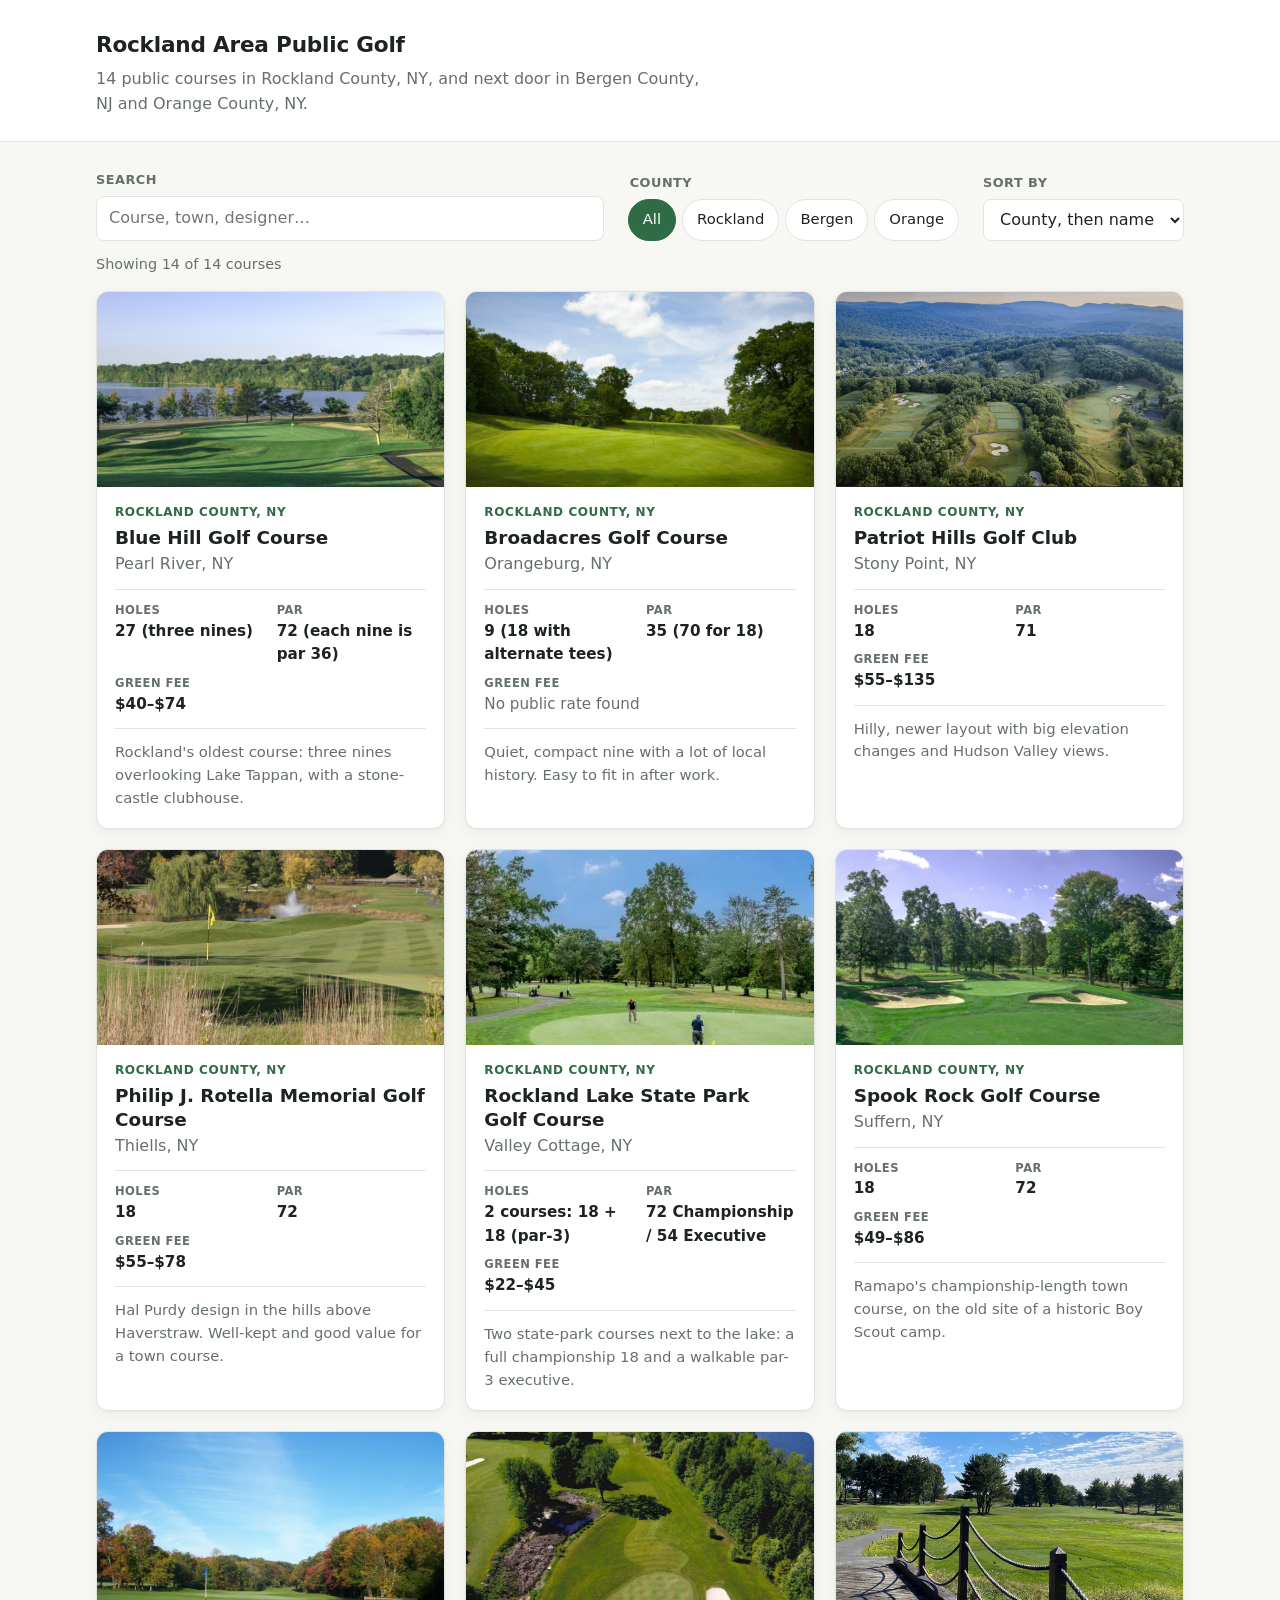
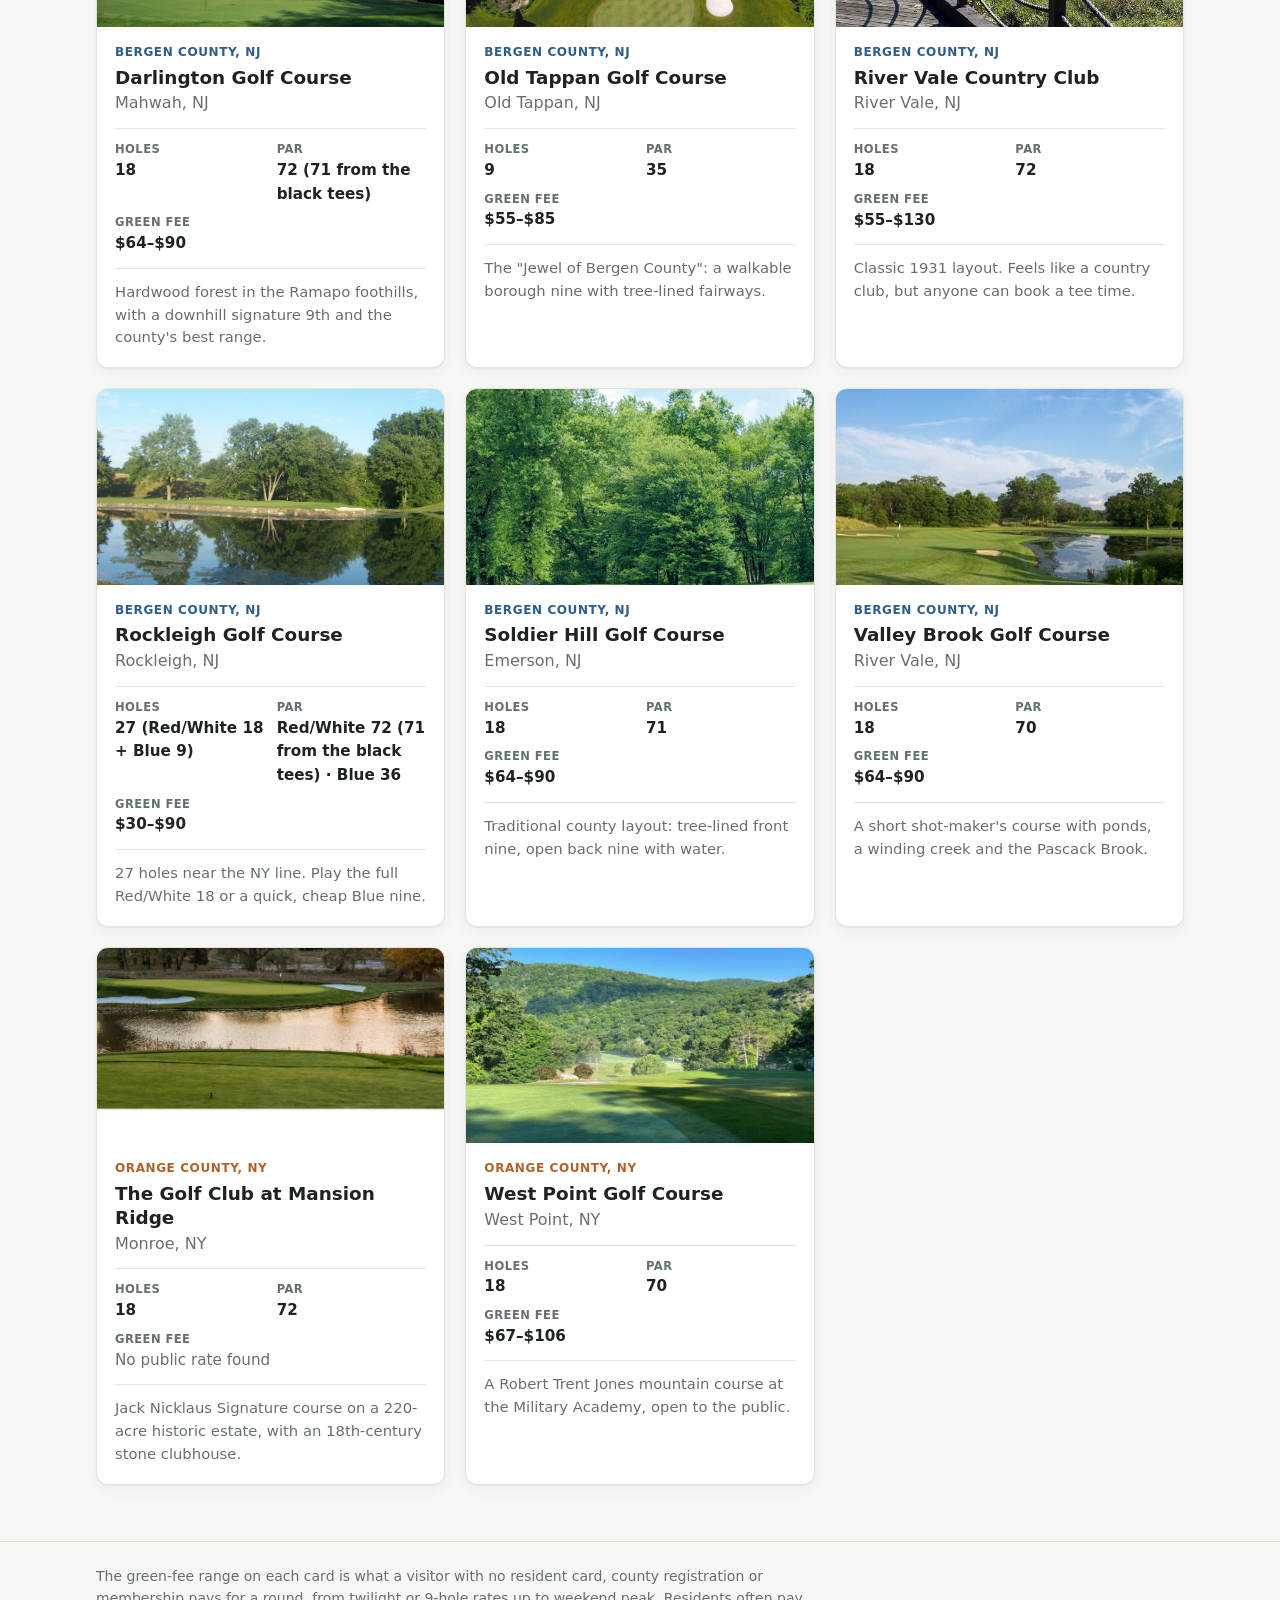
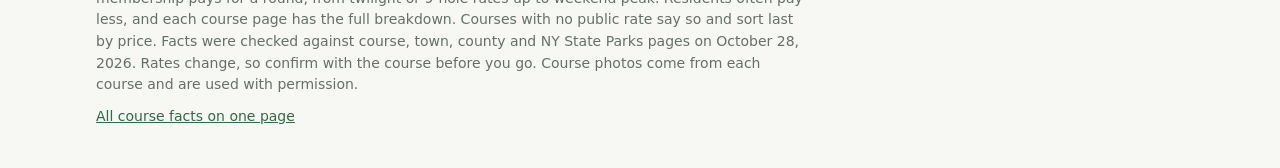
<file: index.html>
<!doctype html>
<html lang="en">
<head>
  <meta charset="utf-8">
  <meta name="viewport" content="width=device-width, initial-scale=1">
  <title>Rockland Area Public Golf</title>
  <meta name="description" content="A directory of 14 public golf courses in and around Rockland County, NY, including nearby Bergen County, NJ and Orange County, NY.">
  <link rel="stylesheet" href="css/styles.css">
</head>
<body>
  <header class="site-header">
    <div class="wrap">
      <a class="brand" href="index.html">Rockland Area Public Golf</a>
      <p class="tagline">14 public courses in Rockland County, NY, and next door in Bergen County, NJ and Orange County, NY.</p>
    </div>
  </header>

  <main class="wrap">
    <section class="controls" aria-label="Filter and sort courses">
      <div class="control control--search">
        <label for="search">Search</label>
        <input id="search" type="search" placeholder="Course, town, designer…" autocomplete="off">
      </div>

      <fieldset class="control control--county">
        <legend>County</legend>
        <div class="chips" id="county-chips">
          <button type="button" class="chip is-active" data-county="All">All</button>
          <button type="button" class="chip" data-county="Rockland">Rockland</button>
          <button type="button" class="chip" data-county="Bergen">Bergen</button>
          <button type="button" class="chip" data-county="Orange">Orange</button>
        </div>
      </fieldset>

      <div class="control control--sort">
        <label for="sort">Sort by</label>
        <select id="sort">
          <option value="default">County, then name</option>
          <option value="name">Name (A–Z)</option>
          <option value="price-asc">Price: low to high</option>
          <option value="price-desc">Price: high to low</option>
          <option value="holes-desc">Holes: most first</option>
          <option value="holes-asc">Holes: fewest first</option>
        </select>
      </div>
    </section>

    <p class="result-count" id="result-count" aria-live="polite"></p>

    <section class="grid" id="grid" aria-label="Courses"></section>

    <p class="empty" id="empty" hidden>No courses match. Try clearing the search or picking “All” counties.</p>
  </main>

  <footer class="site-footer">
    <div class="wrap">
      <p>The green-fee range on each card is what a visitor with no resident card, county registration or membership pays for a round, from twilight or 9-hole rates up to weekend peak. Residents often pay less, and each course page has the full breakdown. Courses with no public rate say so and sort last by price. Facts were checked against course, town, county and NY State Parks pages on October 28, 2026. Rates change, so confirm with the course before you go. Course photos come from each course and are used with permission.</p>
      <p><a href="course-facts.html">All course facts on one page</a></p>
    </div>
  </footer>

  <script src="js/data.js"></script>
  <script src="js/common.js"></script>
  <script src="js/home.js"></script>
  <script src="js/chatbot.js"></script>
</body>
</html>
</file>
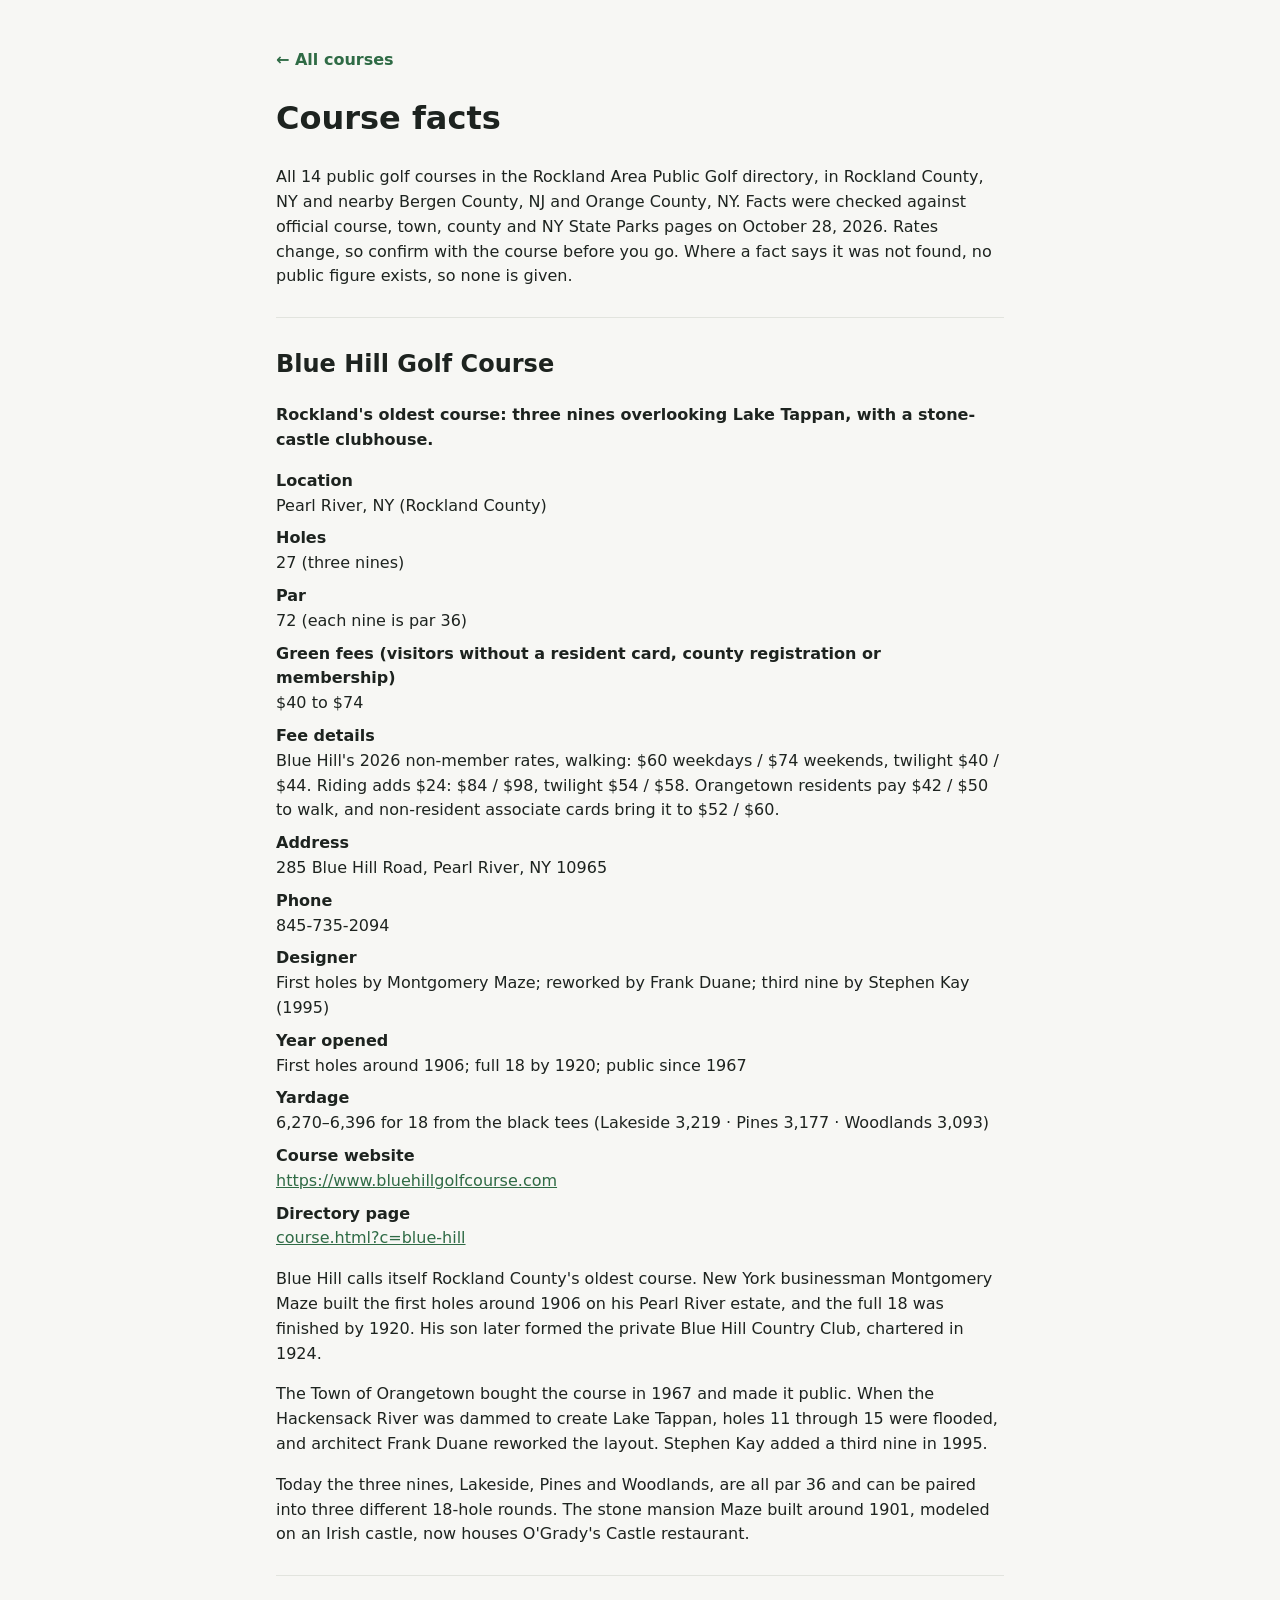
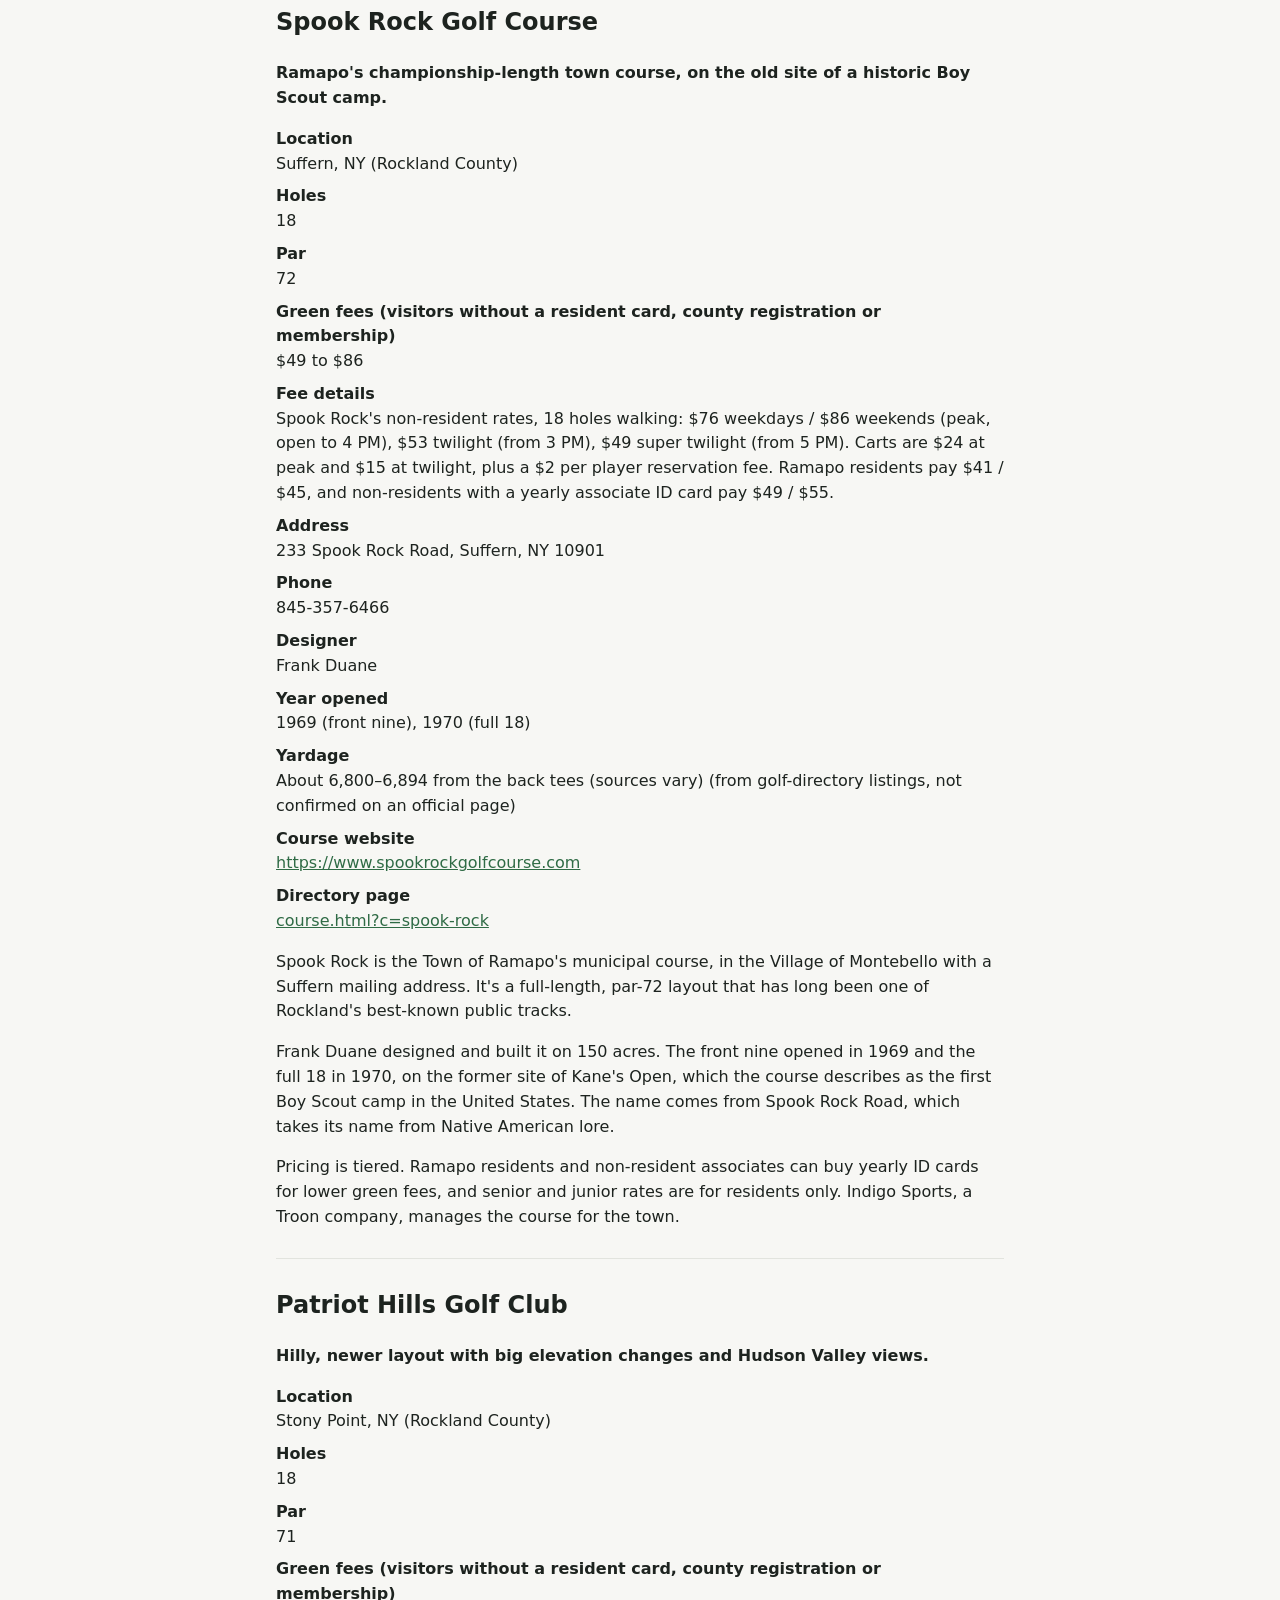
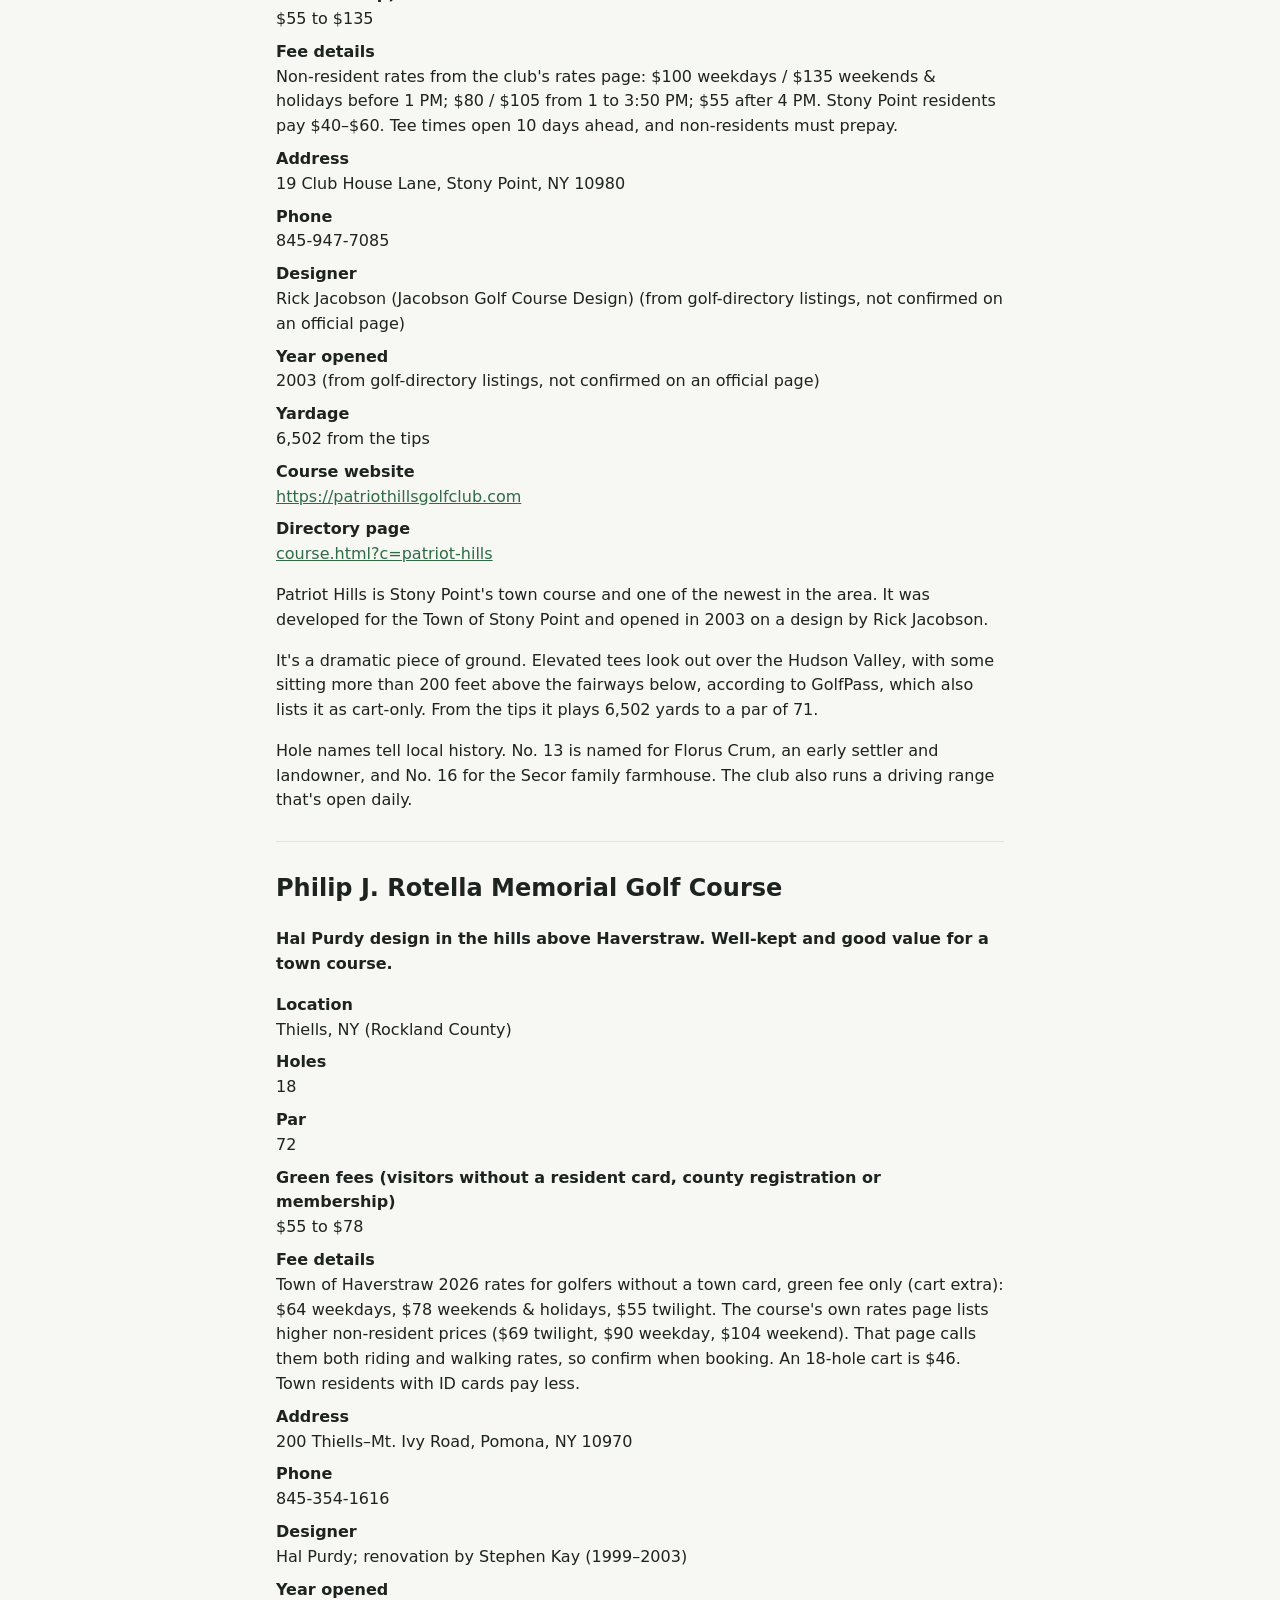
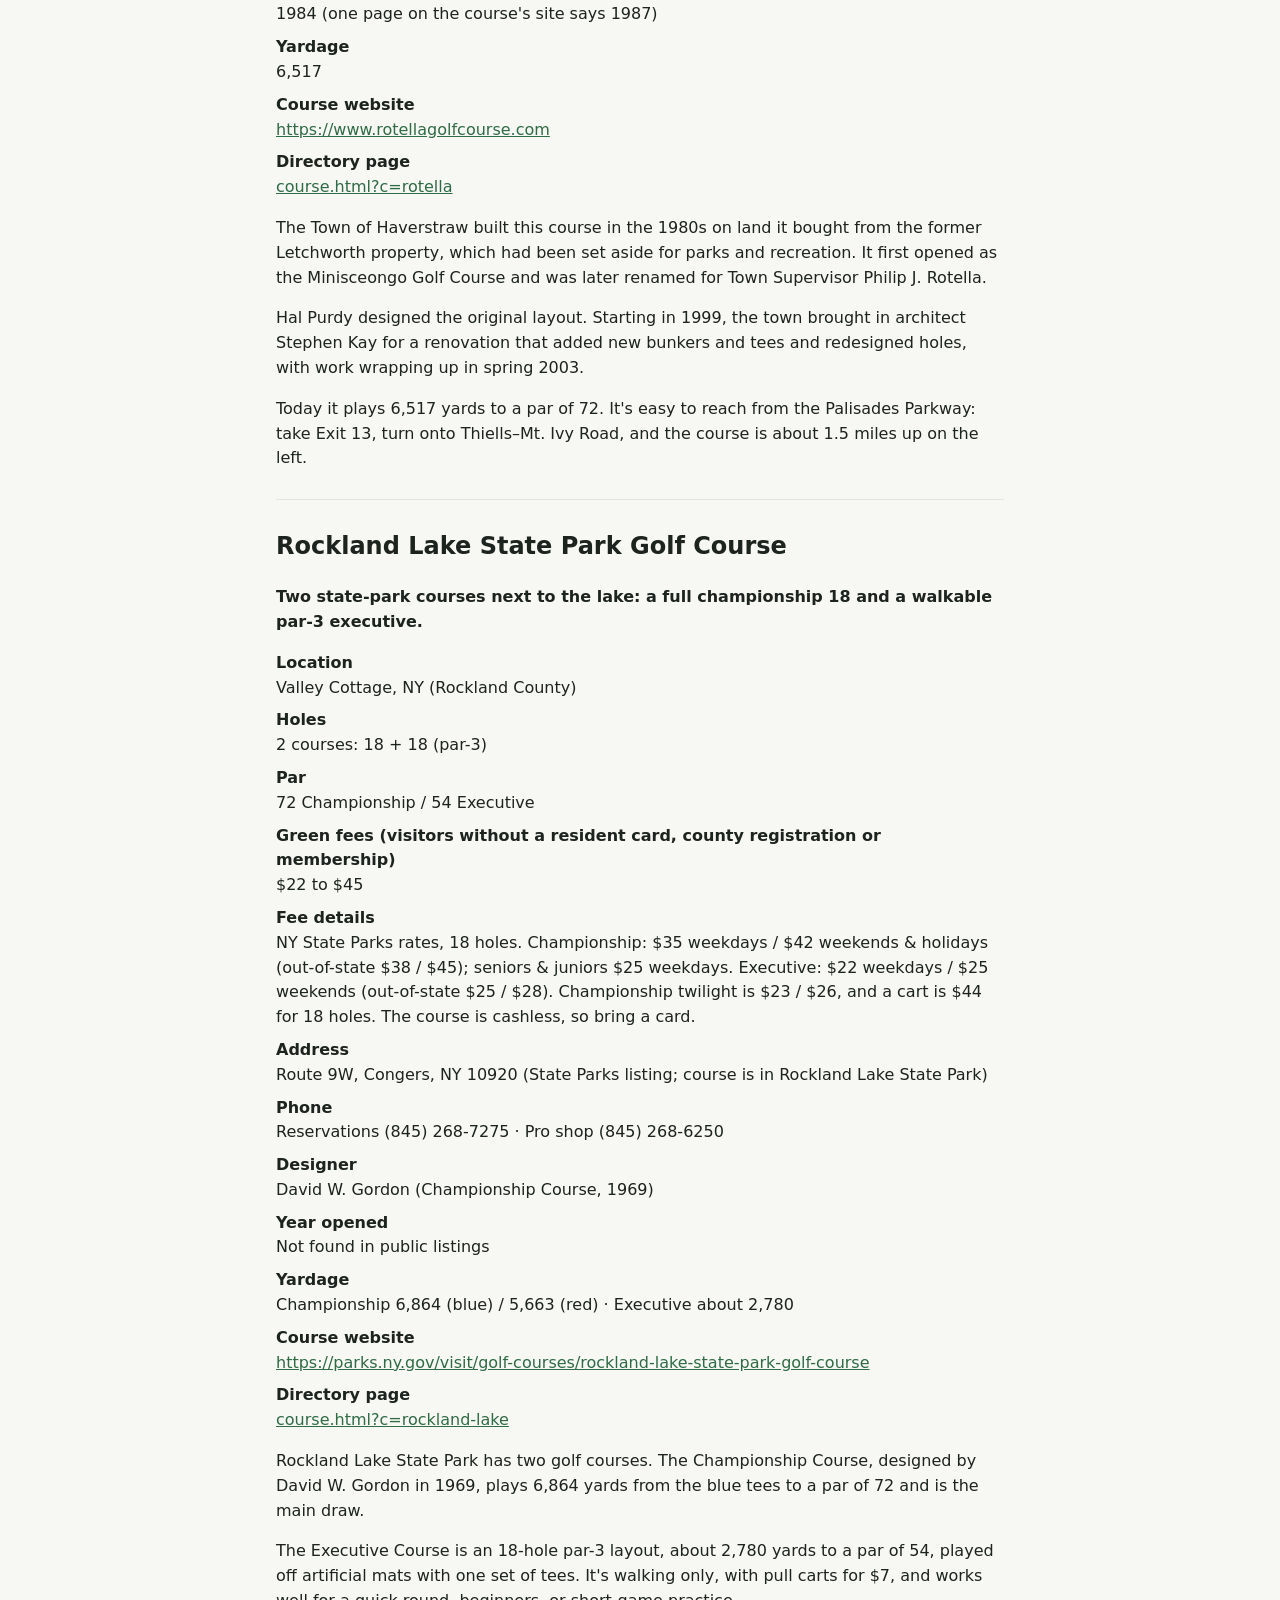
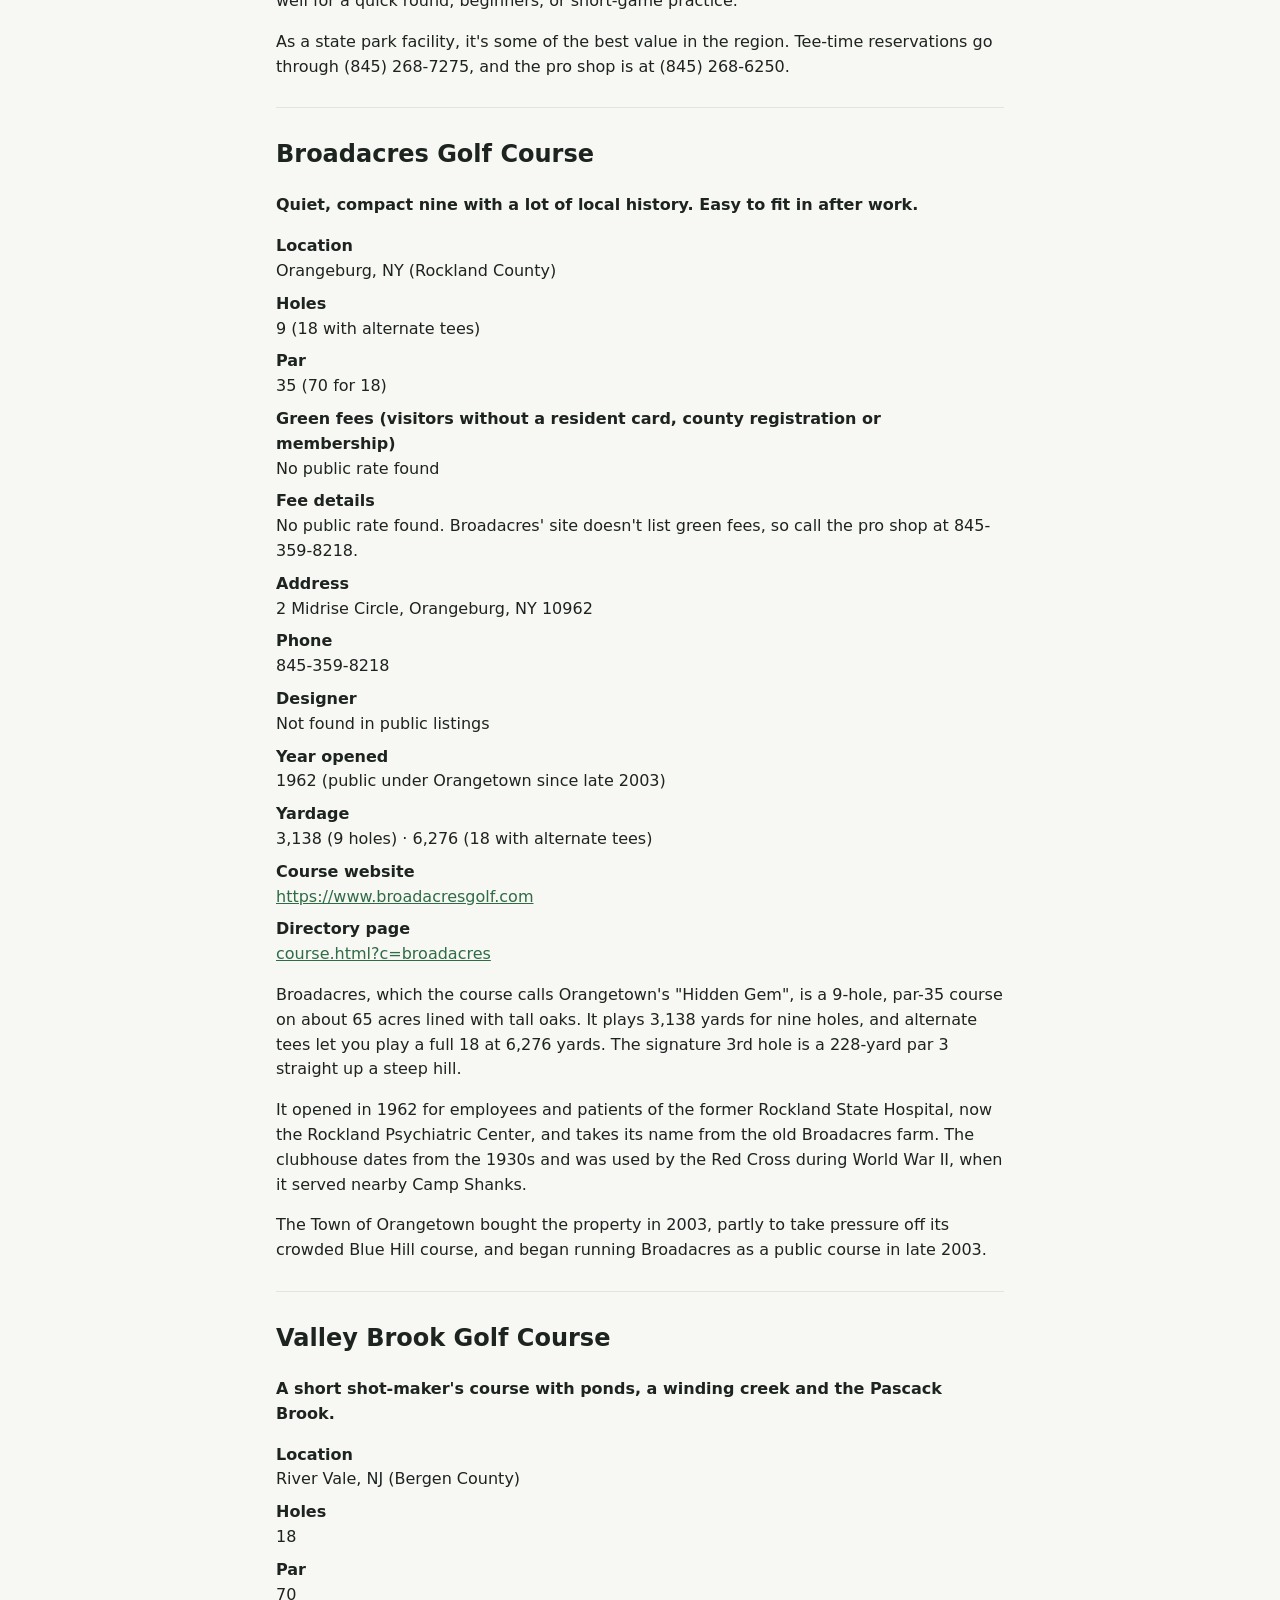
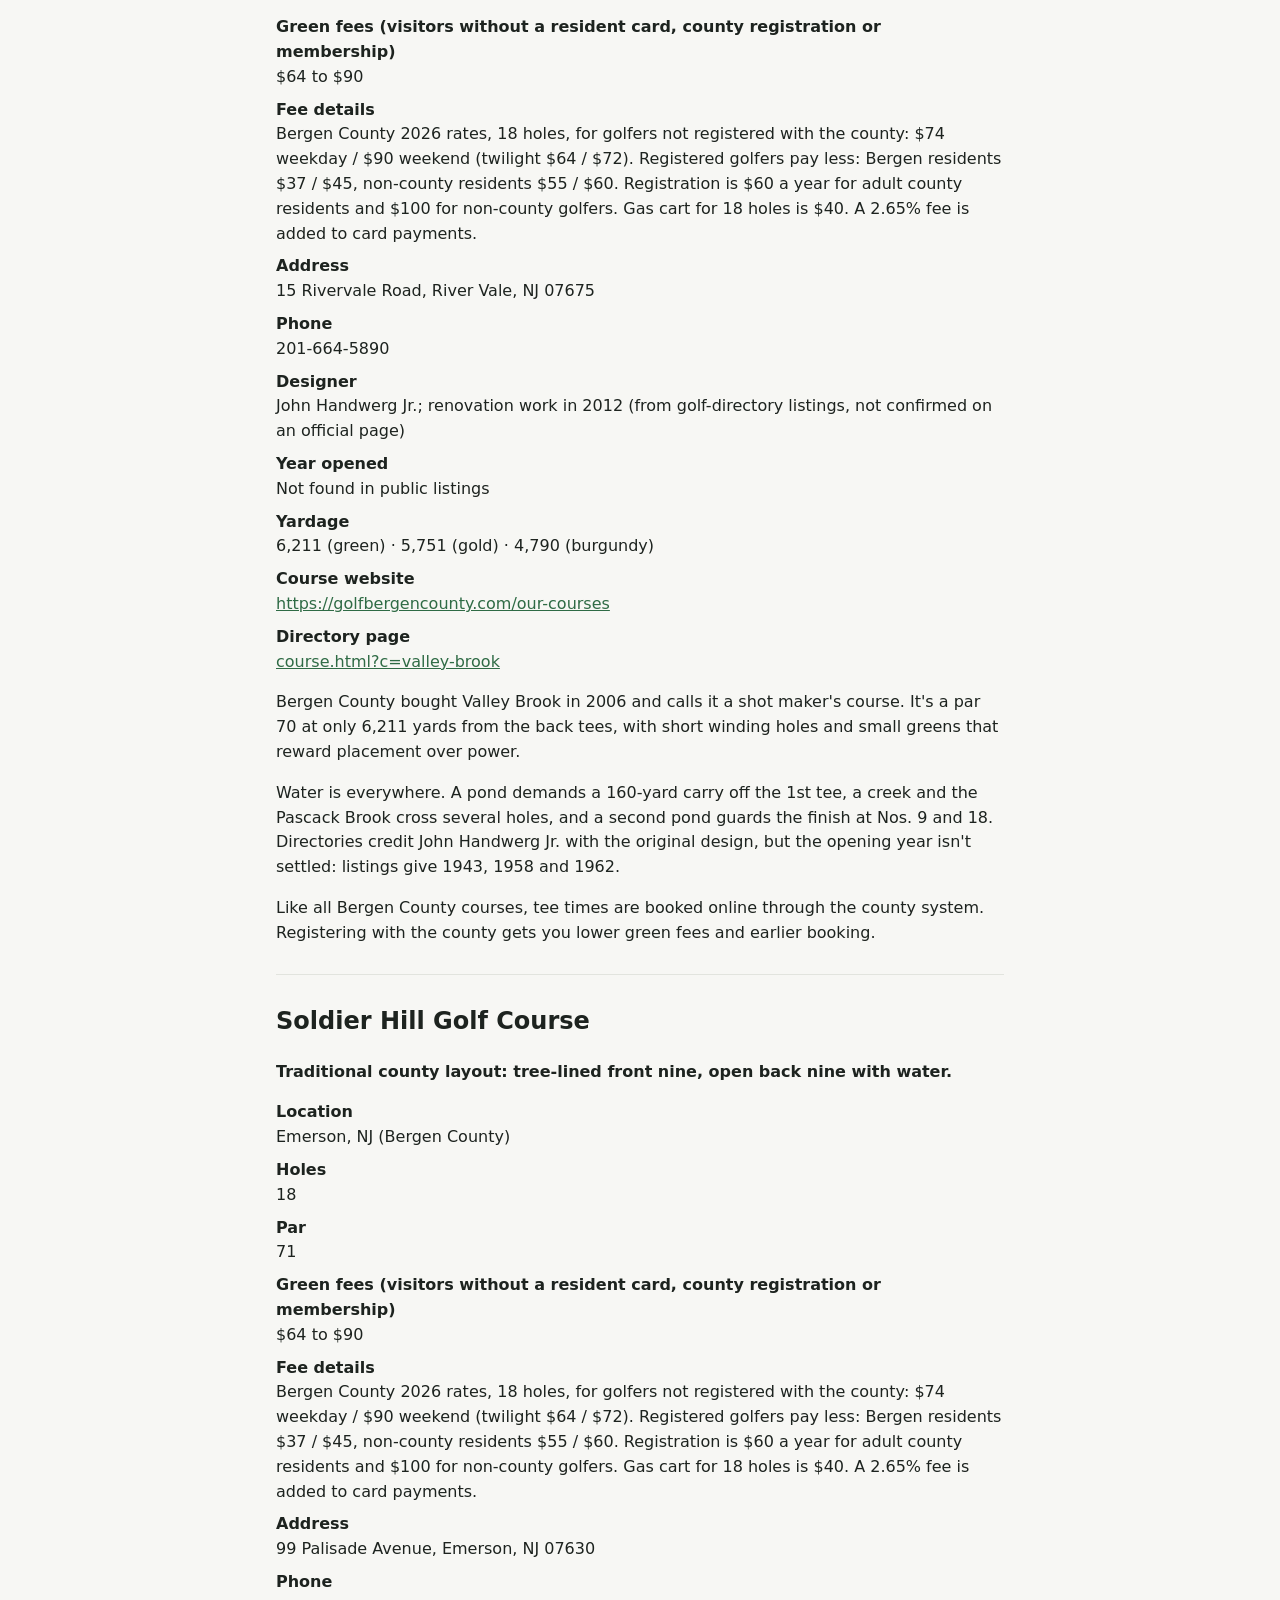
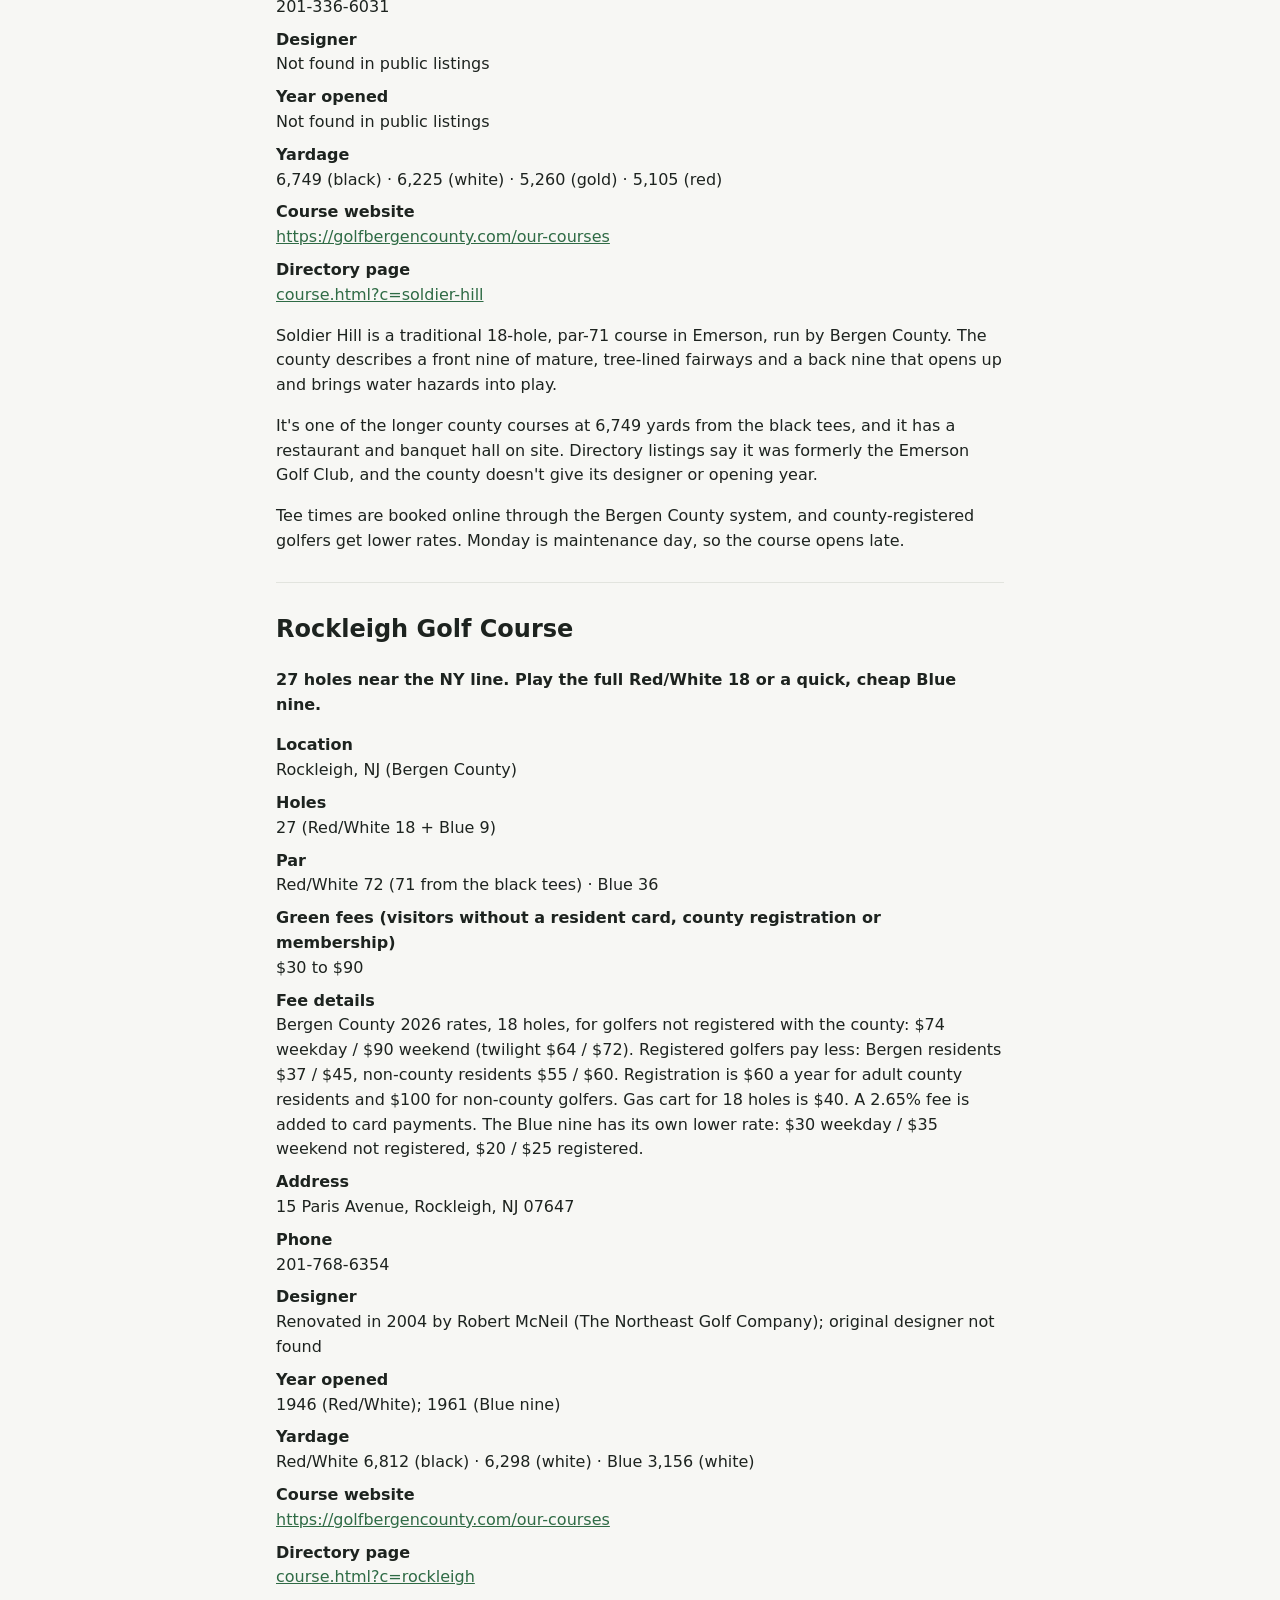
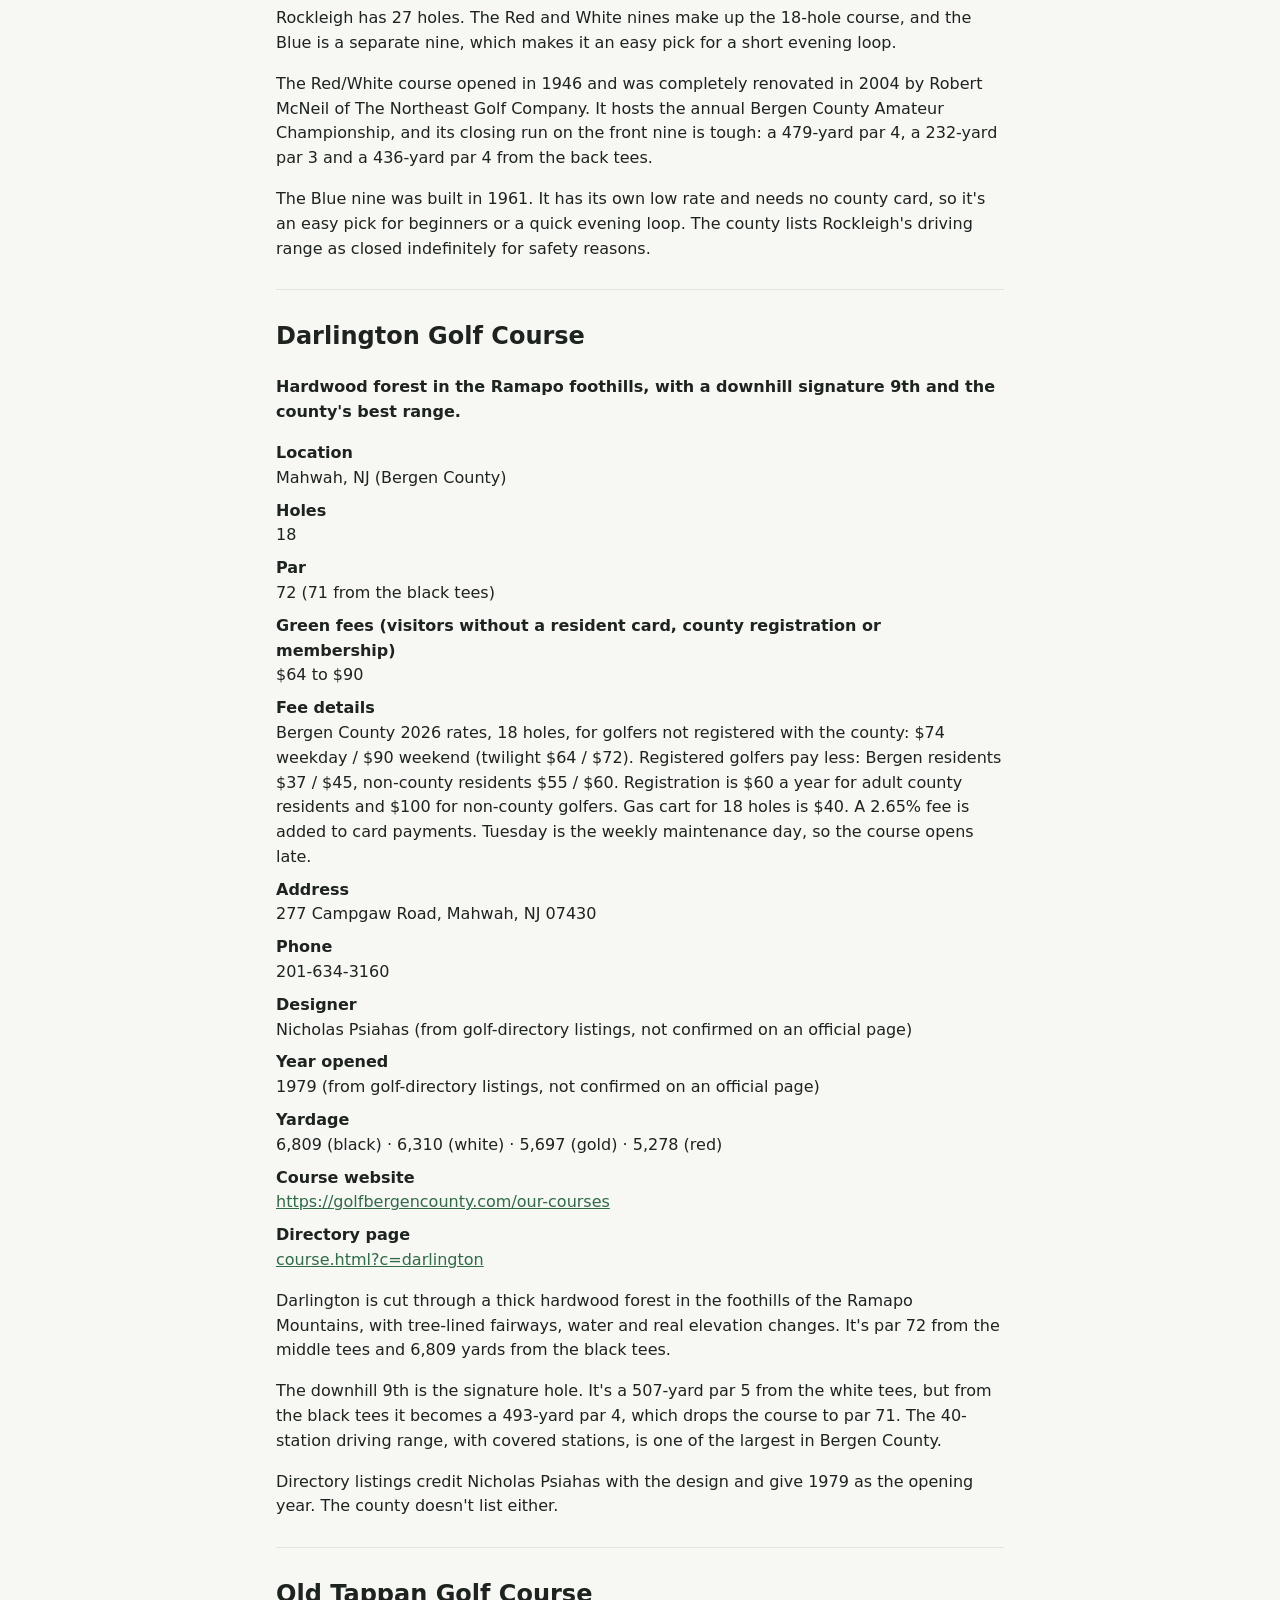
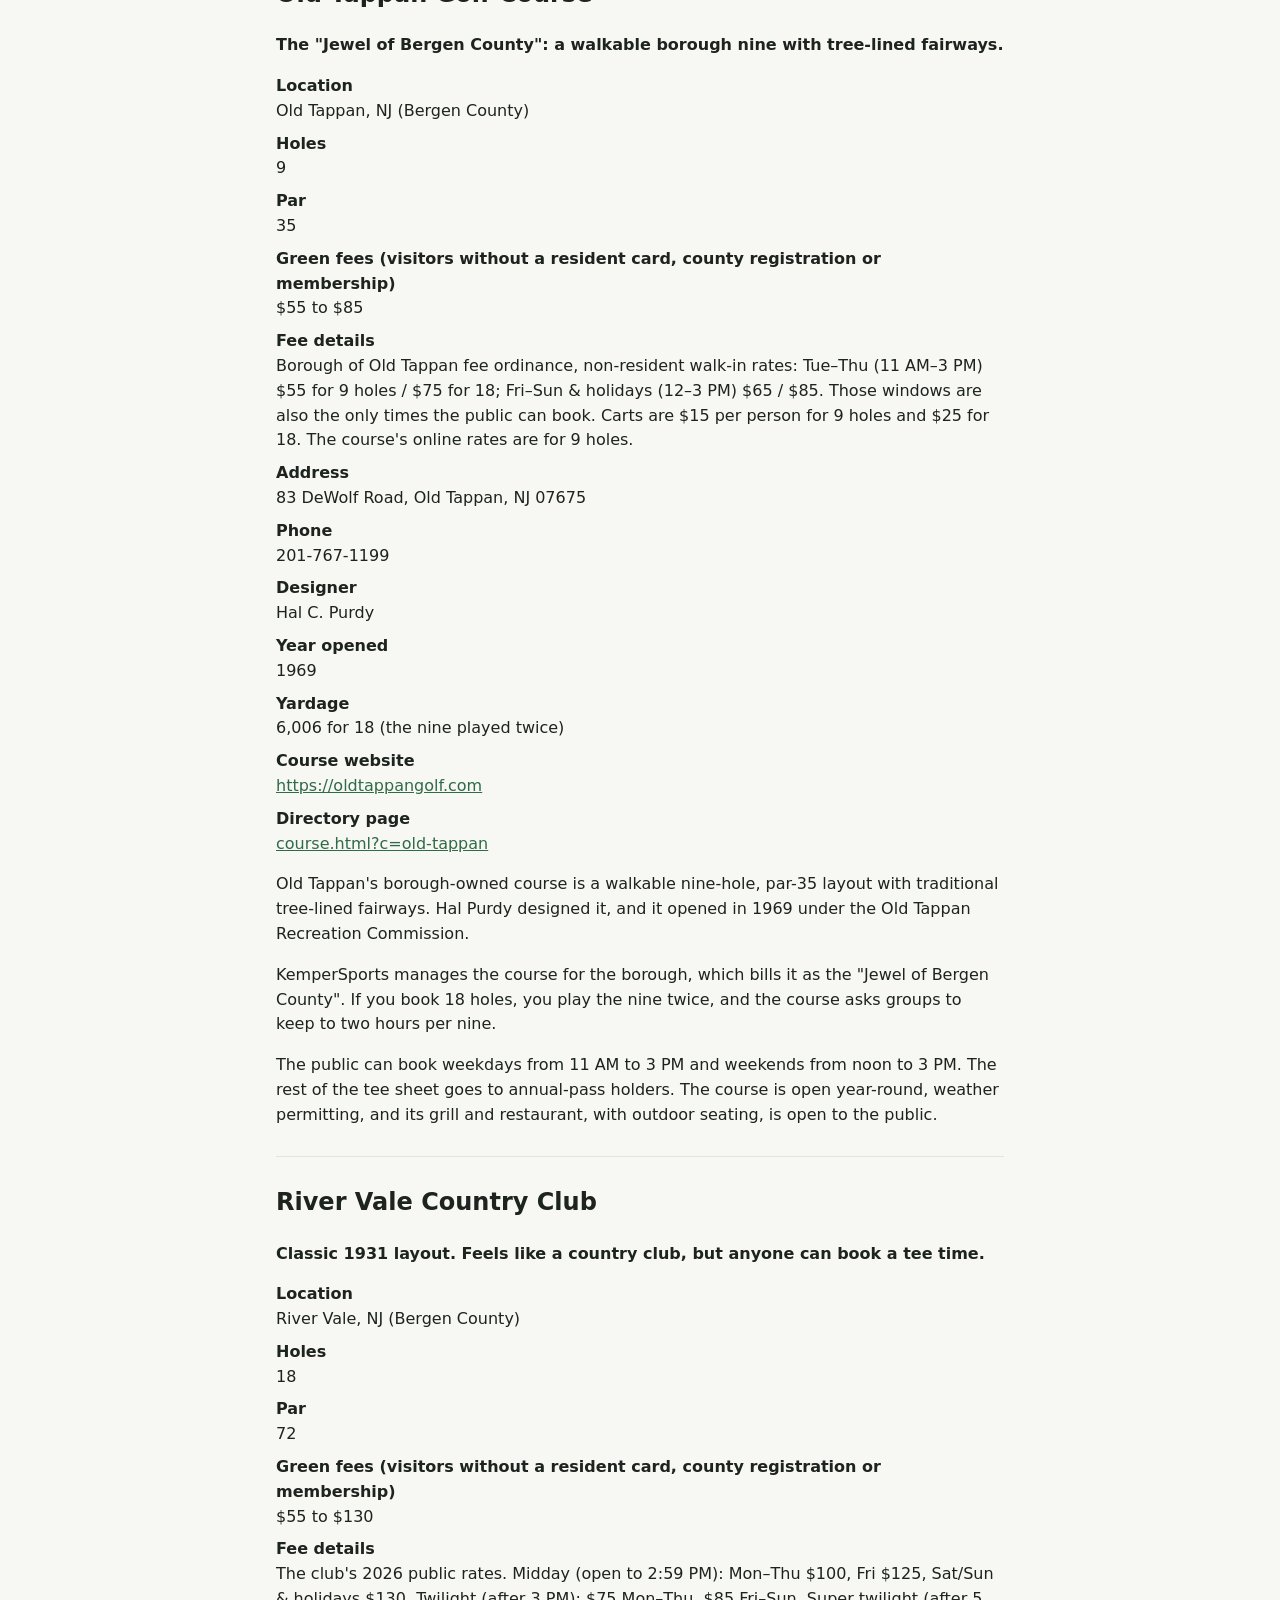
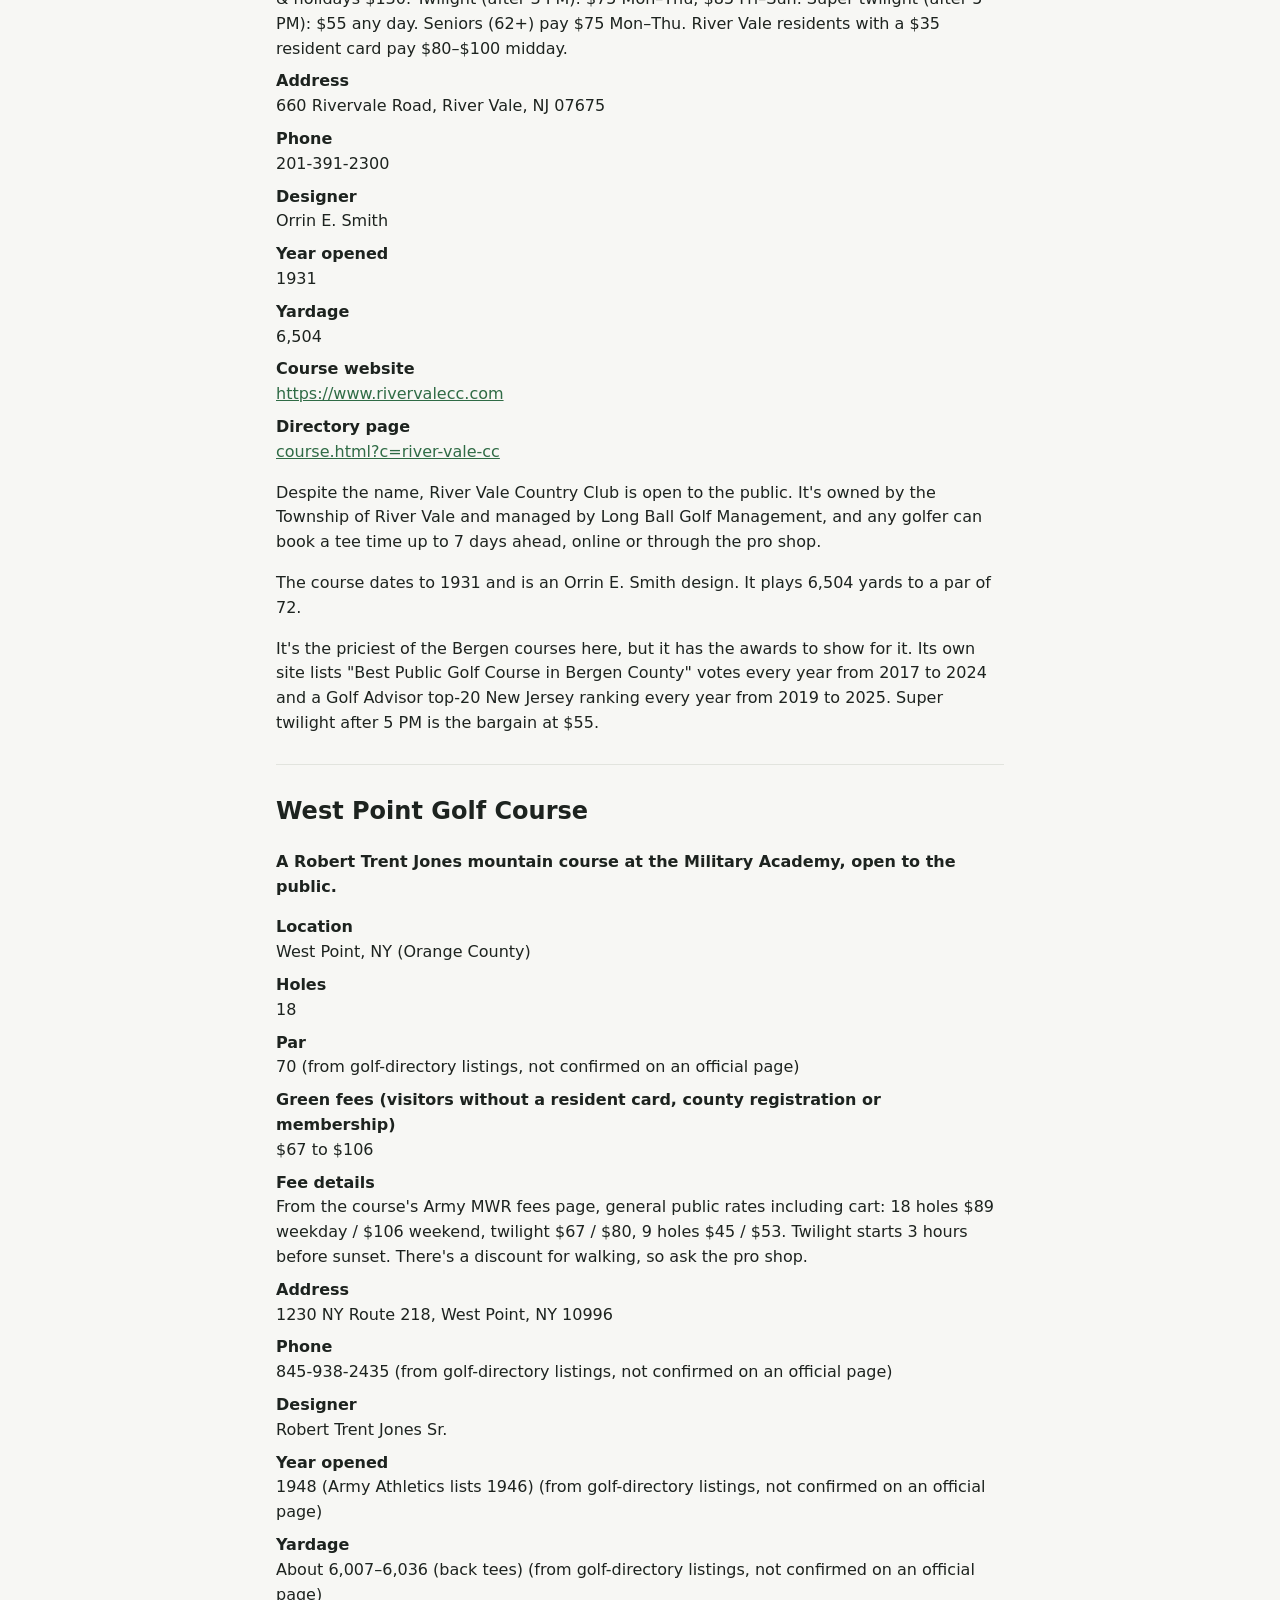
<file: course-facts.html>
<!doctype html>
<html lang="en">
<head>
  <meta charset="utf-8">
  <meta name="viewport" content="width=device-width, initial-scale=1">
  <title>Course Facts · Rockland Area Public Golf</title>
  <meta name="description" content="Facts, green fees and contact details for 14 public golf courses in Rockland County, NY and nearby Bergen County, NJ and Orange County, NY.">
  <link rel="stylesheet" href="css/styles.css">
  <style>
    .facts-page { max-width: 760px; padding-block: 24px 48px; }
    .facts-page section { border-top: 1px solid var(--border); padding-top: 8px; margin-top: 28px; }
    .facts-page dt { font-weight: 600; margin-top: 8px; }
    .facts-page dd { margin: 0; }
  </style>
</head>
<body>
  <main class="wrap facts-page">
    <p class="back"><a href="index.html">← All courses</a></p>
    <h1>Course facts</h1>
    <p>All 14 public golf courses in the Rockland Area Public Golf directory, in Rockland County, NY and nearby Bergen County, NJ and Orange County, NY. Facts were checked against official course, town, county and NY State Parks pages on October 28, 2026. Rates change, so confirm with the course before you go. Where a fact says it was not found, no public figure exists, so none is given.</p>

  <section id="blue-hill">
    <h2>Blue Hill Golf Course</h2>
    <p><strong>Rockland's oldest course: three nines overlooking Lake Tappan, with a stone-castle clubhouse.</strong></p>
    <dl>
      <dt>Location</dt><dd>Pearl River, NY (Rockland County)</dd>
      <dt>Holes</dt><dd>27 (three nines)</dd>
      <dt>Par</dt><dd>72 (each nine is par 36)</dd>
      <dt>Green fees (visitors without a resident card, county registration or membership)</dt><dd>$40 to $74</dd>
      <dt>Fee details</dt><dd>Blue Hill's 2026 non-member rates, walking: $60 weekdays / $74 weekends, twilight $40 / $44. Riding adds $24: $84 / $98, twilight $54 / $58. Orangetown residents pay $42 / $50 to walk, and non-resident associate cards bring it to $52 / $60.</dd>
      <dt>Address</dt><dd>285 Blue Hill Road, Pearl River, NY 10965</dd>
      <dt>Phone</dt><dd>845-735-2094</dd>
      <dt>Designer</dt><dd>First holes by Montgomery Maze; reworked by Frank Duane; third nine by Stephen Kay (1995)</dd>
      <dt>Year opened</dt><dd>First holes around 1906; full 18 by 1920; public since 1967</dd>
      <dt>Yardage</dt><dd>6,270–6,396 for 18 from the black tees (Lakeside 3,219 · Pines 3,177 · Woodlands 3,093)</dd>
      <dt>Course website</dt><dd><a href="https://www.bluehillgolfcourse.com">https://www.bluehillgolfcourse.com</a></dd>
      <dt>Directory page</dt><dd><a href="course.html?c=blue-hill">course.html?c=blue-hill</a></dd>
    </dl>
    <p>Blue Hill calls itself Rockland County's oldest course. New York businessman Montgomery Maze built the first holes around 1906 on his Pearl River estate, and the full 18 was finished by 1920. His son later formed the private Blue Hill Country Club, chartered in 1924.</p>
    <p>The Town of Orangetown bought the course in 1967 and made it public. When the Hackensack River was dammed to create Lake Tappan, holes 11 through 15 were flooded, and architect Frank Duane reworked the layout. Stephen Kay added a third nine in 1995.</p>
    <p>Today the three nines, Lakeside, Pines and Woodlands, are all par 36 and can be paired into three different 18-hole rounds. The stone mansion Maze built around 1901, modeled on an Irish castle, now houses O'Grady's Castle restaurant.</p>
  </section>

  <section id="spook-rock">
    <h2>Spook Rock Golf Course</h2>
    <p><strong>Ramapo's championship-length town course, on the old site of a historic Boy Scout camp.</strong></p>
    <dl>
      <dt>Location</dt><dd>Suffern, NY (Rockland County)</dd>
      <dt>Holes</dt><dd>18</dd>
      <dt>Par</dt><dd>72</dd>
      <dt>Green fees (visitors without a resident card, county registration or membership)</dt><dd>$49 to $86</dd>
      <dt>Fee details</dt><dd>Spook Rock's non-resident rates, 18 holes walking: $76 weekdays / $86 weekends (peak, open to 4 PM), $53 twilight (from 3 PM), $49 super twilight (from 5 PM). Carts are $24 at peak and $15 at twilight, plus a $2 per player reservation fee. Ramapo residents pay $41 / $45, and non-residents with a yearly associate ID card pay $49 / $55.</dd>
      <dt>Address</dt><dd>233 Spook Rock Road, Suffern, NY 10901</dd>
      <dt>Phone</dt><dd>845-357-6466</dd>
      <dt>Designer</dt><dd>Frank Duane</dd>
      <dt>Year opened</dt><dd>1969 (front nine), 1970 (full 18)</dd>
      <dt>Yardage</dt><dd>About 6,800–6,894 from the back tees (sources vary) (from golf-directory listings, not confirmed on an official page)</dd>
      <dt>Course website</dt><dd><a href="https://www.spookrockgolfcourse.com">https://www.spookrockgolfcourse.com</a></dd>
      <dt>Directory page</dt><dd><a href="course.html?c=spook-rock">course.html?c=spook-rock</a></dd>
    </dl>
    <p>Spook Rock is the Town of Ramapo's municipal course, in the Village of Montebello with a Suffern mailing address. It's a full-length, par-72 layout that has long been one of Rockland's best-known public tracks.</p>
    <p>Frank Duane designed and built it on 150 acres. The front nine opened in 1969 and the full 18 in 1970, on the former site of Kane's Open, which the course describes as the first Boy Scout camp in the United States. The name comes from Spook Rock Road, which takes its name from Native American lore.</p>
    <p>Pricing is tiered. Ramapo residents and non-resident associates can buy yearly ID cards for lower green fees, and senior and junior rates are for residents only. Indigo Sports, a Troon company, manages the course for the town.</p>
  </section>

  <section id="patriot-hills">
    <h2>Patriot Hills Golf Club</h2>
    <p><strong>Hilly, newer layout with big elevation changes and Hudson Valley views.</strong></p>
    <dl>
      <dt>Location</dt><dd>Stony Point, NY (Rockland County)</dd>
      <dt>Holes</dt><dd>18</dd>
      <dt>Par</dt><dd>71</dd>
      <dt>Green fees (visitors without a resident card, county registration or membership)</dt><dd>$55 to $135</dd>
      <dt>Fee details</dt><dd>Non-resident rates from the club's rates page: $100 weekdays / $135 weekends &amp; holidays before 1 PM; $80 / $105 from 1 to 3:50 PM; $55 after 4 PM. Stony Point residents pay $40–$60. Tee times open 10 days ahead, and non-residents must prepay.</dd>
      <dt>Address</dt><dd>19 Club House Lane, Stony Point, NY 10980</dd>
      <dt>Phone</dt><dd>845-947-7085</dd>
      <dt>Designer</dt><dd>Rick Jacobson (Jacobson Golf Course Design) (from golf-directory listings, not confirmed on an official page)</dd>
      <dt>Year opened</dt><dd>2003 (from golf-directory listings, not confirmed on an official page)</dd>
      <dt>Yardage</dt><dd>6,502 from the tips</dd>
      <dt>Course website</dt><dd><a href="https://patriothillsgolfclub.com">https://patriothillsgolfclub.com</a></dd>
      <dt>Directory page</dt><dd><a href="course.html?c=patriot-hills">course.html?c=patriot-hills</a></dd>
    </dl>
    <p>Patriot Hills is Stony Point's town course and one of the newest in the area. It was developed for the Town of Stony Point and opened in 2003 on a design by Rick Jacobson.</p>
    <p>It's a dramatic piece of ground. Elevated tees look out over the Hudson Valley, with some sitting more than 200 feet above the fairways below, according to GolfPass, which also lists it as cart-only. From the tips it plays 6,502 yards to a par of 71.</p>
    <p>Hole names tell local history. No. 13 is named for Florus Crum, an early settler and landowner, and No. 16 for the Secor family farmhouse. The club also runs a driving range that's open daily.</p>
  </section>

  <section id="rotella">
    <h2>Philip J. Rotella Memorial Golf Course</h2>
    <p><strong>Hal Purdy design in the hills above Haverstraw. Well-kept and good value for a town course.</strong></p>
    <dl>
      <dt>Location</dt><dd>Thiells, NY (Rockland County)</dd>
      <dt>Holes</dt><dd>18</dd>
      <dt>Par</dt><dd>72</dd>
      <dt>Green fees (visitors without a resident card, county registration or membership)</dt><dd>$55 to $78</dd>
      <dt>Fee details</dt><dd>Town of Haverstraw 2026 rates for golfers without a town card, green fee only (cart extra): $64 weekdays, $78 weekends &amp; holidays, $55 twilight. The course's own rates page lists higher non-resident prices ($69 twilight, $90 weekday, $104 weekend). That page calls them both riding and walking rates, so confirm when booking. An 18-hole cart is $46. Town residents with ID cards pay less.</dd>
      <dt>Address</dt><dd>200 Thiells–Mt. Ivy Road, Pomona, NY 10970</dd>
      <dt>Phone</dt><dd>845-354-1616</dd>
      <dt>Designer</dt><dd>Hal Purdy; renovation by Stephen Kay (1999–2003)</dd>
      <dt>Year opened</dt><dd>1984 (one page on the course's site says 1987)</dd>
      <dt>Yardage</dt><dd>6,517</dd>
      <dt>Course website</dt><dd><a href="https://www.rotellagolfcourse.com">https://www.rotellagolfcourse.com</a></dd>
      <dt>Directory page</dt><dd><a href="course.html?c=rotella">course.html?c=rotella</a></dd>
    </dl>
    <p>The Town of Haverstraw built this course in the 1980s on land it bought from the former Letchworth property, which had been set aside for parks and recreation. It first opened as the Minisceongo Golf Course and was later renamed for Town Supervisor Philip J. Rotella.</p>
    <p>Hal Purdy designed the original layout. Starting in 1999, the town brought in architect Stephen Kay for a renovation that added new bunkers and tees and redesigned holes, with work wrapping up in spring 2003.</p>
    <p>Today it plays 6,517 yards to a par of 72. It's easy to reach from the Palisades Parkway: take Exit 13, turn onto Thiells–Mt. Ivy Road, and the course is about 1.5 miles up on the left.</p>
  </section>

  <section id="rockland-lake">
    <h2>Rockland Lake State Park Golf Course</h2>
    <p><strong>Two state-park courses next to the lake: a full championship 18 and a walkable par-3 executive.</strong></p>
    <dl>
      <dt>Location</dt><dd>Valley Cottage, NY (Rockland County)</dd>
      <dt>Holes</dt><dd>2 courses: 18 + 18 (par-3)</dd>
      <dt>Par</dt><dd>72 Championship / 54 Executive</dd>
      <dt>Green fees (visitors without a resident card, county registration or membership)</dt><dd>$22 to $45</dd>
      <dt>Fee details</dt><dd>NY State Parks rates, 18 holes. Championship: $35 weekdays / $42 weekends &amp; holidays (out-of-state $38 / $45); seniors &amp; juniors $25 weekdays. Executive: $22 weekdays / $25 weekends (out-of-state $25 / $28). Championship twilight is $23 / $26, and a cart is $44 for 18 holes. The course is cashless, so bring a card.</dd>
      <dt>Address</dt><dd>Route 9W, Congers, NY 10920 (State Parks listing; course is in Rockland Lake State Park)</dd>
      <dt>Phone</dt><dd>Reservations (845) 268-7275 · Pro shop (845) 268-6250</dd>
      <dt>Designer</dt><dd>David W. Gordon (Championship Course, 1969)</dd>
      <dt>Year opened</dt><dd>Not found in public listings</dd>
      <dt>Yardage</dt><dd>Championship 6,864 (blue) / 5,663 (red) · Executive about 2,780</dd>
      <dt>Course website</dt><dd><a href="https://parks.ny.gov/visit/golf-courses/rockland-lake-state-park-golf-course">https://parks.ny.gov/visit/golf-courses/rockland-lake-state-park-golf-course</a></dd>
      <dt>Directory page</dt><dd><a href="course.html?c=rockland-lake">course.html?c=rockland-lake</a></dd>
    </dl>
    <p>Rockland Lake State Park has two golf courses. The Championship Course, designed by David W. Gordon in 1969, plays 6,864 yards from the blue tees to a par of 72 and is the main draw.</p>
    <p>The Executive Course is an 18-hole par-3 layout, about 2,780 yards to a par of 54, played off artificial mats with one set of tees. It's walking only, with pull carts for $7, and works well for a quick round, beginners, or short-game practice.</p>
    <p>As a state park facility, it's some of the best value in the region. Tee-time reservations go through (845) 268-7275, and the pro shop is at (845) 268-6250.</p>
  </section>

  <section id="broadacres">
    <h2>Broadacres Golf Course</h2>
    <p><strong>Quiet, compact nine with a lot of local history. Easy to fit in after work.</strong></p>
    <dl>
      <dt>Location</dt><dd>Orangeburg, NY (Rockland County)</dd>
      <dt>Holes</dt><dd>9 (18 with alternate tees)</dd>
      <dt>Par</dt><dd>35 (70 for 18)</dd>
      <dt>Green fees (visitors without a resident card, county registration or membership)</dt><dd>No public rate found</dd>
      <dt>Fee details</dt><dd>No public rate found. Broadacres' site doesn't list green fees, so call the pro shop at 845-359-8218.</dd>
      <dt>Address</dt><dd>2 Midrise Circle, Orangeburg, NY 10962</dd>
      <dt>Phone</dt><dd>845-359-8218</dd>
      <dt>Designer</dt><dd>Not found in public listings</dd>
      <dt>Year opened</dt><dd>1962 (public under Orangetown since late 2003)</dd>
      <dt>Yardage</dt><dd>3,138 (9 holes) · 6,276 (18 with alternate tees)</dd>
      <dt>Course website</dt><dd><a href="https://www.broadacresgolf.com">https://www.broadacresgolf.com</a></dd>
      <dt>Directory page</dt><dd><a href="course.html?c=broadacres">course.html?c=broadacres</a></dd>
    </dl>
    <p>Broadacres, which the course calls Orangetown's &quot;Hidden Gem&quot;, is a 9-hole, par-35 course on about 65 acres lined with tall oaks. It plays 3,138 yards for nine holes, and alternate tees let you play a full 18 at 6,276 yards. The signature 3rd hole is a 228-yard par 3 straight up a steep hill.</p>
    <p>It opened in 1962 for employees and patients of the former Rockland State Hospital, now the Rockland Psychiatric Center, and takes its name from the old Broadacres farm. The clubhouse dates from the 1930s and was used by the Red Cross during World War II, when it served nearby Camp Shanks.</p>
    <p>The Town of Orangetown bought the property in 2003, partly to take pressure off its crowded Blue Hill course, and began running Broadacres as a public course in late 2003.</p>
  </section>

  <section id="valley-brook">
    <h2>Valley Brook Golf Course</h2>
    <p><strong>A short shot-maker's course with ponds, a winding creek and the Pascack Brook.</strong></p>
    <dl>
      <dt>Location</dt><dd>River Vale, NJ (Bergen County)</dd>
      <dt>Holes</dt><dd>18</dd>
      <dt>Par</dt><dd>70</dd>
      <dt>Green fees (visitors without a resident card, county registration or membership)</dt><dd>$64 to $90</dd>
      <dt>Fee details</dt><dd>Bergen County 2026 rates, 18 holes, for golfers not registered with the county: $74 weekday / $90 weekend (twilight $64 / $72). Registered golfers pay less: Bergen residents $37 / $45, non-county residents $55 / $60. Registration is $60 a year for adult county residents and $100 for non-county golfers. Gas cart for 18 holes is $40. A 2.65% fee is added to card payments.</dd>
      <dt>Address</dt><dd>15 Rivervale Road, River Vale, NJ 07675</dd>
      <dt>Phone</dt><dd>201-664-5890</dd>
      <dt>Designer</dt><dd>John Handwerg Jr.; renovation work in 2012 (from golf-directory listings, not confirmed on an official page)</dd>
      <dt>Year opened</dt><dd>Not found in public listings</dd>
      <dt>Yardage</dt><dd>6,211 (green) · 5,751 (gold) · 4,790 (burgundy)</dd>
      <dt>Course website</dt><dd><a href="https://golfbergencounty.com/our-courses">https://golfbergencounty.com/our-courses</a></dd>
      <dt>Directory page</dt><dd><a href="course.html?c=valley-brook">course.html?c=valley-brook</a></dd>
    </dl>
    <p>Bergen County bought Valley Brook in 2006 and calls it a shot maker's course. It's a par 70 at only 6,211 yards from the back tees, with short winding holes and small greens that reward placement over power.</p>
    <p>Water is everywhere. A pond demands a 160-yard carry off the 1st tee, a creek and the Pascack Brook cross several holes, and a second pond guards the finish at Nos. 9 and 18. Directories credit John Handwerg Jr. with the original design, but the opening year isn't settled: listings give 1943, 1958 and 1962.</p>
    <p>Like all Bergen County courses, tee times are booked online through the county system. Registering with the county gets you lower green fees and earlier booking.</p>
  </section>

  <section id="soldier-hill">
    <h2>Soldier Hill Golf Course</h2>
    <p><strong>Traditional county layout: tree-lined front nine, open back nine with water.</strong></p>
    <dl>
      <dt>Location</dt><dd>Emerson, NJ (Bergen County)</dd>
      <dt>Holes</dt><dd>18</dd>
      <dt>Par</dt><dd>71</dd>
      <dt>Green fees (visitors without a resident card, county registration or membership)</dt><dd>$64 to $90</dd>
      <dt>Fee details</dt><dd>Bergen County 2026 rates, 18 holes, for golfers not registered with the county: $74 weekday / $90 weekend (twilight $64 / $72). Registered golfers pay less: Bergen residents $37 / $45, non-county residents $55 / $60. Registration is $60 a year for adult county residents and $100 for non-county golfers. Gas cart for 18 holes is $40. A 2.65% fee is added to card payments.</dd>
      <dt>Address</dt><dd>99 Palisade Avenue, Emerson, NJ 07630</dd>
      <dt>Phone</dt><dd>201-336-6031</dd>
      <dt>Designer</dt><dd>Not found in public listings</dd>
      <dt>Year opened</dt><dd>Not found in public listings</dd>
      <dt>Yardage</dt><dd>6,749 (black) · 6,225 (white) · 5,260 (gold) · 5,105 (red)</dd>
      <dt>Course website</dt><dd><a href="https://golfbergencounty.com/our-courses">https://golfbergencounty.com/our-courses</a></dd>
      <dt>Directory page</dt><dd><a href="course.html?c=soldier-hill">course.html?c=soldier-hill</a></dd>
    </dl>
    <p>Soldier Hill is a traditional 18-hole, par-71 course in Emerson, run by Bergen County. The county describes a front nine of mature, tree-lined fairways and a back nine that opens up and brings water hazards into play.</p>
    <p>It's one of the longer county courses at 6,749 yards from the black tees, and it has a restaurant and banquet hall on site. Directory listings say it was formerly the Emerson Golf Club, and the county doesn't give its designer or opening year.</p>
    <p>Tee times are booked online through the Bergen County system, and county-registered golfers get lower rates. Monday is maintenance day, so the course opens late.</p>
  </section>

  <section id="rockleigh">
    <h2>Rockleigh Golf Course</h2>
    <p><strong>27 holes near the NY line. Play the full Red/White 18 or a quick, cheap Blue nine.</strong></p>
    <dl>
      <dt>Location</dt><dd>Rockleigh, NJ (Bergen County)</dd>
      <dt>Holes</dt><dd>27 (Red/White 18 + Blue 9)</dd>
      <dt>Par</dt><dd>Red/White 72 (71 from the black tees) · Blue 36</dd>
      <dt>Green fees (visitors without a resident card, county registration or membership)</dt><dd>$30 to $90</dd>
      <dt>Fee details</dt><dd>Bergen County 2026 rates, 18 holes, for golfers not registered with the county: $74 weekday / $90 weekend (twilight $64 / $72). Registered golfers pay less: Bergen residents $37 / $45, non-county residents $55 / $60. Registration is $60 a year for adult county residents and $100 for non-county golfers. Gas cart for 18 holes is $40. A 2.65% fee is added to card payments. The Blue nine has its own lower rate: $30 weekday / $35 weekend not registered, $20 / $25 registered.</dd>
      <dt>Address</dt><dd>15 Paris Avenue, Rockleigh, NJ 07647</dd>
      <dt>Phone</dt><dd>201-768-6354</dd>
      <dt>Designer</dt><dd>Renovated in 2004 by Robert McNeil (The Northeast Golf Company); original designer not found</dd>
      <dt>Year opened</dt><dd>1946 (Red/White); 1961 (Blue nine)</dd>
      <dt>Yardage</dt><dd>Red/White 6,812 (black) · 6,298 (white) · Blue 3,156 (white)</dd>
      <dt>Course website</dt><dd><a href="https://golfbergencounty.com/our-courses">https://golfbergencounty.com/our-courses</a></dd>
      <dt>Directory page</dt><dd><a href="course.html?c=rockleigh">course.html?c=rockleigh</a></dd>
    </dl>
    <p>Rockleigh has 27 holes. The Red and White nines make up the 18-hole course, and the Blue is a separate nine, which makes it an easy pick for a short evening loop.</p>
    <p>The Red/White course opened in 1946 and was completely renovated in 2004 by Robert McNeil of The Northeast Golf Company. It hosts the annual Bergen County Amateur Championship, and its closing run on the front nine is tough: a 479-yard par 4, a 232-yard par 3 and a 436-yard par 4 from the back tees.</p>
    <p>The Blue nine was built in 1961. It has its own low rate and needs no county card, so it's an easy pick for beginners or a quick evening loop. The county lists Rockleigh's driving range as closed indefinitely for safety reasons.</p>
  </section>

  <section id="darlington">
    <h2>Darlington Golf Course</h2>
    <p><strong>Hardwood forest in the Ramapo foothills, with a downhill signature 9th and the county's best range.</strong></p>
    <dl>
      <dt>Location</dt><dd>Mahwah, NJ (Bergen County)</dd>
      <dt>Holes</dt><dd>18</dd>
      <dt>Par</dt><dd>72 (71 from the black tees)</dd>
      <dt>Green fees (visitors without a resident card, county registration or membership)</dt><dd>$64 to $90</dd>
      <dt>Fee details</dt><dd>Bergen County 2026 rates, 18 holes, for golfers not registered with the county: $74 weekday / $90 weekend (twilight $64 / $72). Registered golfers pay less: Bergen residents $37 / $45, non-county residents $55 / $60. Registration is $60 a year for adult county residents and $100 for non-county golfers. Gas cart for 18 holes is $40. A 2.65% fee is added to card payments. Tuesday is the weekly maintenance day, so the course opens late.</dd>
      <dt>Address</dt><dd>277 Campgaw Road, Mahwah, NJ 07430</dd>
      <dt>Phone</dt><dd>201-634-3160</dd>
      <dt>Designer</dt><dd>Nicholas Psiahas (from golf-directory listings, not confirmed on an official page)</dd>
      <dt>Year opened</dt><dd>1979 (from golf-directory listings, not confirmed on an official page)</dd>
      <dt>Yardage</dt><dd>6,809 (black) · 6,310 (white) · 5,697 (gold) · 5,278 (red)</dd>
      <dt>Course website</dt><dd><a href="https://golfbergencounty.com/our-courses">https://golfbergencounty.com/our-courses</a></dd>
      <dt>Directory page</dt><dd><a href="course.html?c=darlington">course.html?c=darlington</a></dd>
    </dl>
    <p>Darlington is cut through a thick hardwood forest in the foothills of the Ramapo Mountains, with tree-lined fairways, water and real elevation changes. It's par 72 from the middle tees and 6,809 yards from the black tees.</p>
    <p>The downhill 9th is the signature hole. It's a 507-yard par 5 from the white tees, but from the black tees it becomes a 493-yard par 4, which drops the course to par 71. The 40-station driving range, with covered stations, is one of the largest in Bergen County.</p>
    <p>Directory listings credit Nicholas Psiahas with the design and give 1979 as the opening year. The county doesn't list either.</p>
  </section>

  <section id="old-tappan">
    <h2>Old Tappan Golf Course</h2>
    <p><strong>The &quot;Jewel of Bergen County&quot;: a walkable borough nine with tree-lined fairways.</strong></p>
    <dl>
      <dt>Location</dt><dd>Old Tappan, NJ (Bergen County)</dd>
      <dt>Holes</dt><dd>9</dd>
      <dt>Par</dt><dd>35</dd>
      <dt>Green fees (visitors without a resident card, county registration or membership)</dt><dd>$55 to $85</dd>
      <dt>Fee details</dt><dd>Borough of Old Tappan fee ordinance, non-resident walk-in rates: Tue–Thu (11 AM–3 PM) $55 for 9 holes / $75 for 18; Fri–Sun &amp; holidays (12–3 PM) $65 / $85. Those windows are also the only times the public can book. Carts are $15 per person for 9 holes and $25 for 18. The course's online rates are for 9 holes.</dd>
      <dt>Address</dt><dd>83 DeWolf Road, Old Tappan, NJ 07675</dd>
      <dt>Phone</dt><dd>201-767-1199</dd>
      <dt>Designer</dt><dd>Hal C. Purdy</dd>
      <dt>Year opened</dt><dd>1969</dd>
      <dt>Yardage</dt><dd>6,006 for 18 (the nine played twice)</dd>
      <dt>Course website</dt><dd><a href="https://oldtappangolf.com">https://oldtappangolf.com</a></dd>
      <dt>Directory page</dt><dd><a href="course.html?c=old-tappan">course.html?c=old-tappan</a></dd>
    </dl>
    <p>Old Tappan's borough-owned course is a walkable nine-hole, par-35 layout with traditional tree-lined fairways. Hal Purdy designed it, and it opened in 1969 under the Old Tappan Recreation Commission.</p>
    <p>KemperSports manages the course for the borough, which bills it as the &quot;Jewel of Bergen County&quot;. If you book 18 holes, you play the nine twice, and the course asks groups to keep to two hours per nine.</p>
    <p>The public can book weekdays from 11 AM to 3 PM and weekends from noon to 3 PM. The rest of the tee sheet goes to annual-pass holders. The course is open year-round, weather permitting, and its grill and restaurant, with outdoor seating, is open to the public.</p>
  </section>

  <section id="river-vale-cc">
    <h2>River Vale Country Club</h2>
    <p><strong>Classic 1931 layout. Feels like a country club, but anyone can book a tee time.</strong></p>
    <dl>
      <dt>Location</dt><dd>River Vale, NJ (Bergen County)</dd>
      <dt>Holes</dt><dd>18</dd>
      <dt>Par</dt><dd>72</dd>
      <dt>Green fees (visitors without a resident card, county registration or membership)</dt><dd>$55 to $130</dd>
      <dt>Fee details</dt><dd>The club's 2026 public rates. Midday (open to 2:59 PM): Mon–Thu $100, Fri $125, Sat/Sun &amp; holidays $130. Twilight (after 3 PM): $75 Mon–Thu, $85 Fri–Sun. Super twilight (after 5 PM): $55 any day. Seniors (62+) pay $75 Mon–Thu. River Vale residents with a $35 resident card pay $80–$100 midday.</dd>
      <dt>Address</dt><dd>660 Rivervale Road, River Vale, NJ 07675</dd>
      <dt>Phone</dt><dd>201-391-2300</dd>
      <dt>Designer</dt><dd>Orrin E. Smith</dd>
      <dt>Year opened</dt><dd>1931</dd>
      <dt>Yardage</dt><dd>6,504</dd>
      <dt>Course website</dt><dd><a href="https://www.rivervalecc.com">https://www.rivervalecc.com</a></dd>
      <dt>Directory page</dt><dd><a href="course.html?c=river-vale-cc">course.html?c=river-vale-cc</a></dd>
    </dl>
    <p>Despite the name, River Vale Country Club is open to the public. It's owned by the Township of River Vale and managed by Long Ball Golf Management, and any golfer can book a tee time up to 7 days ahead, online or through the pro shop.</p>
    <p>The course dates to 1931 and is an Orrin E. Smith design. It plays 6,504 yards to a par of 72.</p>
    <p>It's the priciest of the Bergen courses here, but it has the awards to show for it. Its own site lists &quot;Best Public Golf Course in Bergen County&quot; votes every year from 2017 to 2024 and a Golf Advisor top-20 New Jersey ranking every year from 2019 to 2025. Super twilight after 5 PM is the bargain at $55.</p>
  </section>

  <section id="west-point">
    <h2>West Point Golf Course</h2>
    <p><strong>A Robert Trent Jones mountain course at the Military Academy, open to the public.</strong></p>
    <dl>
      <dt>Location</dt><dd>West Point, NY (Orange County)</dd>
      <dt>Holes</dt><dd>18</dd>
      <dt>Par</dt><dd>70 (from golf-directory listings, not confirmed on an official page)</dd>
      <dt>Green fees (visitors without a resident card, county registration or membership)</dt><dd>$67 to $106</dd>
      <dt>Fee details</dt><dd>From the course's Army MWR fees page, general public rates including cart: 18 holes $89 weekday / $106 weekend, twilight $67 / $80, 9 holes $45 / $53. Twilight starts 3 hours before sunset. There's a discount for walking, so ask the pro shop.</dd>
      <dt>Address</dt><dd>1230 NY Route 218, West Point, NY 10996</dd>
      <dt>Phone</dt><dd>845-938-2435 (from golf-directory listings, not confirmed on an official page)</dd>
      <dt>Designer</dt><dd>Robert Trent Jones Sr.</dd>
      <dt>Year opened</dt><dd>1948 (Army Athletics lists 1946) (from golf-directory listings, not confirmed on an official page)</dd>
      <dt>Yardage</dt><dd>About 6,007–6,036 (back tees) (from golf-directory listings, not confirmed on an official page)</dd>
      <dt>Course website</dt><dd><a href="https://westpoint.armymwr.com/programs/west-point-golf-course">https://westpoint.armymwr.com/programs/west-point-golf-course</a></dd>
      <dt>Directory page</dt><dd><a href="course.html?c=west-point">course.html?c=west-point</a></dd>
    </dl>
    <p>The U.S. Military Academy's course is a Robert Trent Jones design laid out in the hills above the Hudson. The course itself calls it a mountain layout, so expect sidehill lies and elevation changes.</p>
    <p>It's run by Army Family and MWR mainly for military families, but it's open to the public. The public can book tee times 8 days ahead, online or through the GolfNow app, and a tee time needs two to four players. It's also home to Army's Division I golf team.</p>
    <p>A new clubhouse opened for the 2025 season after four years of construction. The tee markers follow American history, from the Revolution on No. 1 to Iraq and Afghanistan on Nos. 17 and 18. The course is on a military installation, so check the course's site for visitor-access rules before you drive up.</p>
  </section>

  <section id="mansion-ridge">
    <h2>The Golf Club at Mansion Ridge</h2>
    <p><strong>Jack Nicklaus Signature course on a 220-acre historic estate, with an 18th-century stone clubhouse.</strong></p>
    <dl>
      <dt>Location</dt><dd>Monroe, NY (Orange County)</dd>
      <dt>Holes</dt><dd>18</dd>
      <dt>Par</dt><dd>72</dd>
      <dt>Green fees (visitors without a resident card, county registration or membership)</dt><dd>No public rate found</dd>
      <dt>Fee details</dt><dd>No public green-fee schedule found. Daily rates are set on the club's online tee sheet. The official site lists only membership and military pricing (military: $59 before 2 PM, $49 after 2 PM, Mon–Thu).</dd>
      <dt>Address</dt><dd>1292 Orange Turnpike, Monroe, NY 10950</dd>
      <dt>Phone</dt><dd>845-782-7888</dd>
      <dt>Designer</dt><dd>Jack Nicklaus (Signature design)</dd>
      <dt>Year opened</dt><dd>1999 (from golf-directory listings, not confirmed on an official page)</dd>
      <dt>Yardage</dt><dd>6,889 (Tour tees) to 4,785 (forward tees)</dd>
      <dt>Course website</dt><dd><a href="https://www.mansionridgegc.com">https://www.mansionridgegc.com</a></dd>
      <dt>Directory page</dt><dd><a href="course.html?c=mansion-ridge">course.html?c=mansion-ridge</a></dd>
    </dl>
    <p>Mansion Ridge is a Jack Nicklaus Signature course in Monroe. According to the club, it was the first Nicklaus Signature design in New York State open to the public. Directory listings give 1999 as the opening year.</p>
    <p>It's a serious test from the back. The Tour tees play 6,889 yards with a 74.9 rating and 145 slope, and forward tees come down to about 4,785 yards. Par is 72.</p>
    <p>The course sits on a historic 220-acre estate with landmarks older than the American Revolution, and the clubhouse is an 18th-century stone building. Troon manages the club and recently finished upgrading the course and clubhouse. Rates change by day and time, so check the online tee sheet.</p>
  </section>
  </main>
  <script src="js/chatbot.js"></script>
</body>
</html>
</file>
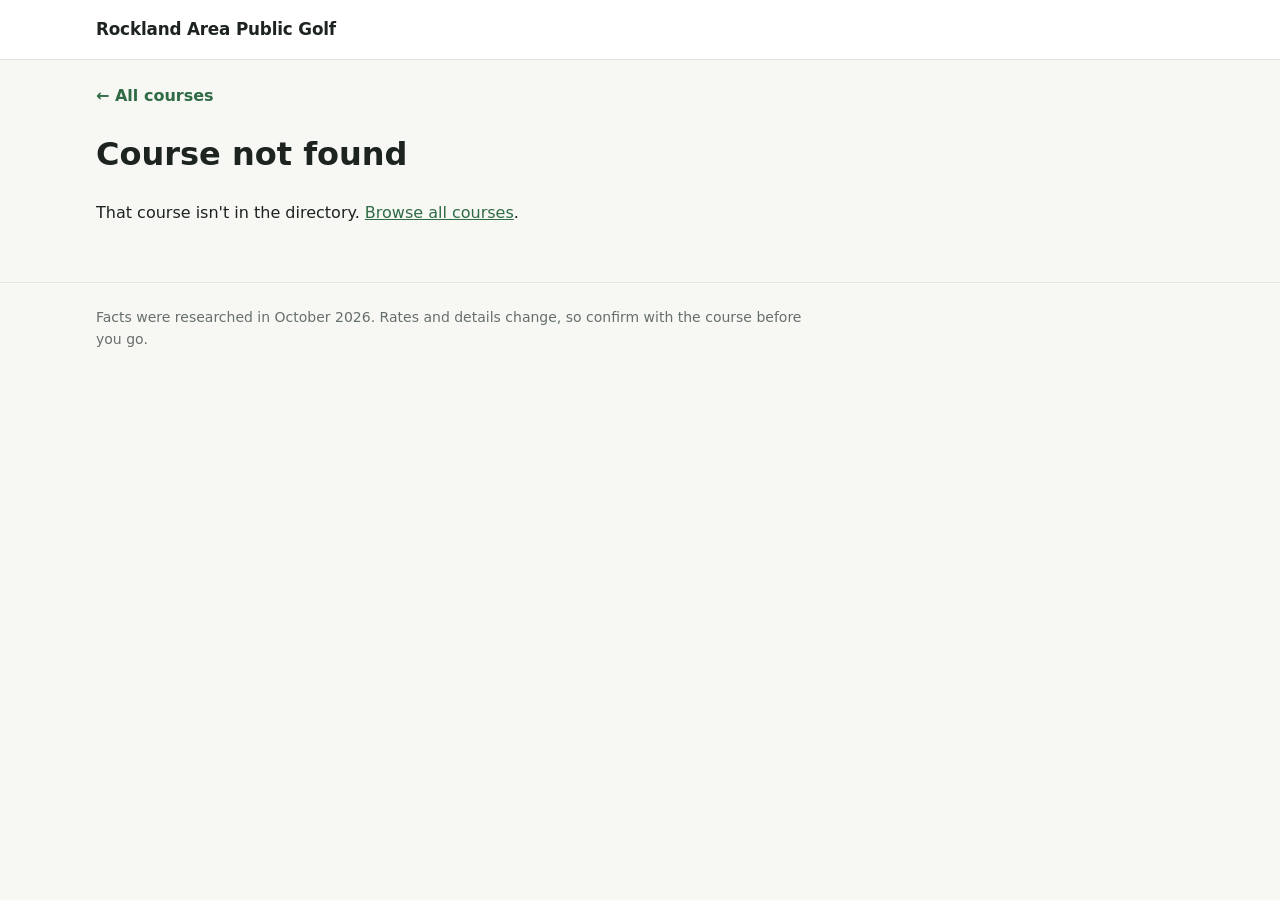
<file: course.html>
<!doctype html>
<html lang="en">
<head>
  <meta charset="utf-8">
  <meta name="viewport" content="width=device-width, initial-scale=1">
  <title>Course · Rockland Area Public Golf</title>
  <link rel="stylesheet" href="css/styles.css">
</head>
<body>
  <header class="site-header site-header--slim">
    <div class="wrap">
      <a class="brand" href="index.html">Rockland Area Public Golf</a>
    </div>
  </header>

  <main class="wrap" id="course"></main>

  <footer class="site-footer">
    <div class="wrap">
      <p>Facts were researched in October 2026. Rates and details change, so confirm with the course before you go.</p>
    </div>
  </footer>

  <script src="js/data.js"></script>
  <script src="js/common.js"></script>
  <script src="js/course.js"></script>
  <script src="js/chatbot.js"></script>
</body>
</html>
</file>
<file: css/styles.css>
:root {
  --bg: #f7f7f4;
  --surface: #ffffff;
  --text: #1d231f;
  --muted: #66706a;
  --border: #e2e4de;
  --accent: #2f6b45;
  --accent-ink: #ffffff;
  --rockland: #2f6b45;
  --bergen: #2d5d8a;
  --orange: #b0612a;
  --radius: 12px;
  --shadow: 0 1px 2px rgba(0, 0, 0, 0.04), 0 4px 16px rgba(0, 0, 0, 0.05);
}

@media (prefers-color-scheme: dark) {
  :root {
    --bg: #131714;
    --surface: #1b211d;
    --text: #e7ebe8;
    --muted: #9aa49e;
    --border: #2c342f;
    --accent: #6fbf8a;
    --accent-ink: #0f1a13;
    --rockland: #6fbf8a;
    --bergen: #7eb2e0;
    --orange: #e39a63;
    --shadow: none;
  }
}

* { box-sizing: border-box; }

html { -webkit-text-size-adjust: 100%; }

body {
  margin: 0;
  background: var(--bg);
  color: var(--text);
  font: 16px/1.55 system-ui, -apple-system, "Segoe UI", Roboto, Helvetica, Arial, sans-serif;
}

a { color: var(--accent); }

.wrap {
  max-width: 1120px;
  margin: 0 auto;
  padding: 0 16px;
}

.muted { color: var(--muted); font-weight: 400; }

/* ---------- Header / footer ---------- */

.site-header {
  background: var(--surface);
  border-bottom: 1px solid var(--border);
  padding: 28px 0 24px;
}
.site-header--slim { padding: 16px 0; }

.brand {
  font-size: 1.35rem;
  font-weight: 700;
  letter-spacing: -0.01em;
  color: var(--text);
  text-decoration: none;
}
.site-header--slim .brand { font-size: 1.05rem; }

.tagline {
  margin: 6px 0 0;
  color: var(--muted);
  max-width: 60ch;
}

.site-footer {
  margin-top: 56px;
  border-top: 1px solid var(--border);
  padding: 24px 0 40px;
  color: var(--muted);
  font-size: 0.875rem;
}
.site-footer p { max-width: 80ch; margin: 0; }
.site-footer p + p { margin-top: 10px; }

/* ---------- Controls ---------- */

.controls {
  display: flex;
  flex-wrap: wrap;
  gap: 16px 24px;
  align-items: flex-end;
  margin: 28px 0 8px;
}

.control label,
.control legend {
  display: block;
  font-size: 0.8rem;
  font-weight: 600;
  color: var(--muted);
  margin-bottom: 6px;
  text-transform: uppercase;
  letter-spacing: 0.04em;
}

.control--search { flex: 1 1 260px; }

fieldset.control { border: 0; padding: 0; margin: 0; }

input[type="search"],
select {
  width: 100%;
  font: inherit;
  color: var(--text);
  background: var(--surface);
  border: 1px solid var(--border);
  border-radius: 8px;
  padding: 9px 12px;
  min-height: 42px;
}
input[type="search"]:focus,
select:focus,
.chip:focus-visible,
.card-link:focus-visible,
.btn:focus-visible {
  outline: 2px solid var(--accent);
  outline-offset: 2px;
}

.chips { display: flex; flex-wrap: wrap; gap: 6px; }

.chip {
  font: inherit;
  font-size: 0.925rem;
  color: var(--text);
  background: var(--surface);
  border: 1px solid var(--border);
  border-radius: 999px;
  padding: 8px 14px;
  min-height: 42px;
  cursor: pointer;
}
.chip:hover { border-color: var(--accent); }
.chip.is-active {
  background: var(--accent);
  border-color: var(--accent);
  color: var(--accent-ink);
}

.result-count {
  color: var(--muted);
  font-size: 0.9rem;
  margin: 12px 0 16px;
}

.empty {
  text-align: center;
  color: var(--muted);
  padding: 48px 0;
}

/* ---------- Cards ---------- */

.grid {
  display: grid;
  grid-template-columns: repeat(auto-fill, minmax(300px, 1fr));
  gap: 20px;
}

.card {
  background: var(--surface);
  border: 1px solid var(--border);
  border-radius: var(--radius);
  box-shadow: var(--shadow);
  overflow: hidden;
  transition: transform 0.15s ease, border-color 0.15s ease;
}
.card:hover { transform: translateY(-2px); border-color: var(--accent); }

.card-link {
  display: flex;
  flex-direction: column;
  height: 100%;
  color: inherit;
  text-decoration: none;
}

.card-body { padding: 16px 18px 18px; }

.county-tag {
  margin: 0 0 4px;
  font-size: 0.75rem;
  font-weight: 700;
  letter-spacing: 0.05em;
  text-transform: uppercase;
}
.county-tag.county-rockland { color: var(--rockland); }
.county-tag.county-bergen { color: var(--bergen); }
.county-tag.county-orange { color: var(--orange); }

.card-title {
  margin: 0;
  font-size: 1.15rem;
  line-height: 1.3;
}

.card-town { margin: 2px 0 12px; color: var(--muted); }

.card-stats {
  display: grid;
  grid-template-columns: 1fr 1fr;
  gap: 8px 12px;
  margin: 0 0 12px;
  padding: 12px 0;
  border-top: 1px solid var(--border);
  border-bottom: 1px solid var(--border);
}
.card-stats dt {
  font-size: 0.72rem;
  font-weight: 600;
  text-transform: uppercase;
  letter-spacing: 0.04em;
  color: var(--muted);
}
.card-stats dd { margin: 0; font-weight: 600; font-size: 0.95rem; }
.card-fee { grid-column: 1 / -1; }

.card-vibe { margin: 0; font-size: 0.925rem; color: var(--muted); }

/* ---------- Photos & placeholders ---------- */

.photo {
  display: block;
  width: 100%;
  object-fit: cover;
  background: var(--border);
}
.photo--card { aspect-ratio: 16 / 9; }
.photo--hero { aspect-ratio: 21 / 9; border-radius: var(--radius); margin: 16px 0 28px; }
.photo--hero + .photo-credit { margin: -20px 0 28px; font-size: 0.8rem; color: var(--muted); text-align: right; }

.photo--placeholder {
  position: relative;
  display: flex;
  flex-direction: column;
  align-items: center;
  justify-content: center;
  gap: 4px;
  color: rgba(255, 255, 255, 0.92);
  --tone: var(--rockland);
  background:
    radial-gradient(120% 80% at 50% 120%, rgba(255, 255, 255, 0.18), transparent 60%),
    linear-gradient(160deg, var(--tone), color-mix(in srgb, var(--tone) 60%, #000));
}
.photo--placeholder.county-bergen { --tone: var(--bergen); }
.photo--placeholder.county-orange { --tone: var(--orange); }

@media (prefers-color-scheme: dark) {
  .photo--placeholder { color: rgba(0, 0, 0, 0.75); }
}

.photo--placeholder .flag { width: 28px; height: 28px; opacity: 0.85; }
.ph-initials { font-size: 2rem; font-weight: 700; letter-spacing: 0.04em; line-height: 1; }
.ph-note { font-size: 0.75rem; text-transform: uppercase; letter-spacing: 0.08em; opacity: 0.8; }
.photo--hero .ph-initials { font-size: 3.25rem; }
.photo--hero .flag { width: 40px; height: 40px; }

/* ---------- Detail page ---------- */

.back { margin: 24px 0 12px; }
.back a { text-decoration: none; font-weight: 600; }

.detail-head h1 {
  margin: 0;
  font-size: clamp(1.6rem, 4vw, 2.3rem);
  line-height: 1.15;
  letter-spacing: -0.01em;
}
.detail-town { margin: 4px 0 0; color: var(--muted); font-size: 1.05rem; }

.detail-layout {
  display: grid;
  grid-template-columns: minmax(0, 1fr) 340px;
  gap: 40px;
  align-items: start;
}

.writeup { max-width: 68ch; }
.writeup h2 { font-size: 1.1rem; margin: 32px 0 8px; }
.vibe-lead { font-size: 1.15rem; font-weight: 500; margin-top: 0; }

.fee-big { font-size: 1.6rem; font-weight: 700; margin: 0 0 4px; }
.fee-note { color: var(--muted); margin: 0; }

.sources { padding-left: 1.1em; margin: 0; }
.sources li { margin: 4px 0; overflow-wrap: anywhere; }

.facts-box {
  background: var(--surface);
  border: 1px solid var(--border);
  border-radius: var(--radius);
  box-shadow: var(--shadow);
  padding: 20px;
  position: sticky;
  top: 16px;
}
.facts-box h2 { font-size: 1rem; margin: 0 0 8px; }
.facts-box dl { margin: 0; }

.fact {
  padding: 10px 0;
  border-bottom: 1px solid var(--border);
}
.fact:last-child { border-bottom: 0; }
.fact dt {
  font-size: 0.72rem;
  font-weight: 600;
  text-transform: uppercase;
  letter-spacing: 0.04em;
  color: var(--muted);
}
.fact dd { margin: 2px 0 0; overflow-wrap: anywhere; }
.fact-note { display: block; color: var(--muted); font-size: 0.85rem; margin-top: 2px; }

.dir-mark { color: var(--muted); text-decoration: none; cursor: help; }
.dir-legend { font-size: 0.8rem; color: var(--muted); margin: 14px 0 0; }

.facts-actions { display: flex; flex-wrap: wrap; gap: 8px; margin-top: 16px; }

.btn {
  flex: 1 1 auto;
  text-align: center;
  font-weight: 600;
  text-decoration: none;
  padding: 10px 14px;
  border-radius: 8px;
  border: 1px solid var(--accent);
  color: var(--accent);
  background: transparent;
}
.btn--primary { background: var(--accent); color: var(--accent-ink); }
.btn:hover { filter: brightness(1.08); }

.pager {
  display: grid;
  grid-template-columns: 1fr 1fr;
  gap: 16px;
  margin-top: 48px;
}
.pager-link {
  display: flex;
  flex-direction: column;
  gap: 2px;
  padding: 16px 18px;
  background: var(--surface);
  border: 1px solid var(--border);
  border-radius: var(--radius);
  text-decoration: none;
  color: var(--text);
}
.pager-link:hover { border-color: var(--accent); }
.pager-link--next { text-align: right; }
.pager-dir { font-size: 0.8rem; font-weight: 600; color: var(--accent); }
.pager-name { font-weight: 600; }

@media (max-width: 820px) {
  .detail-layout { grid-template-columns: 1fr; gap: 24px; }
  .facts-box { position: static; }
  .photo--hero { aspect-ratio: 16 / 9; }
}

@media (max-width: 520px) {
  .grid { grid-template-columns: 1fr; }
  .pager { grid-template-columns: 1fr; }
  .pager-link--next { text-align: left; }
  .control--sort { flex: 1 1 100%; }
}
</file>
